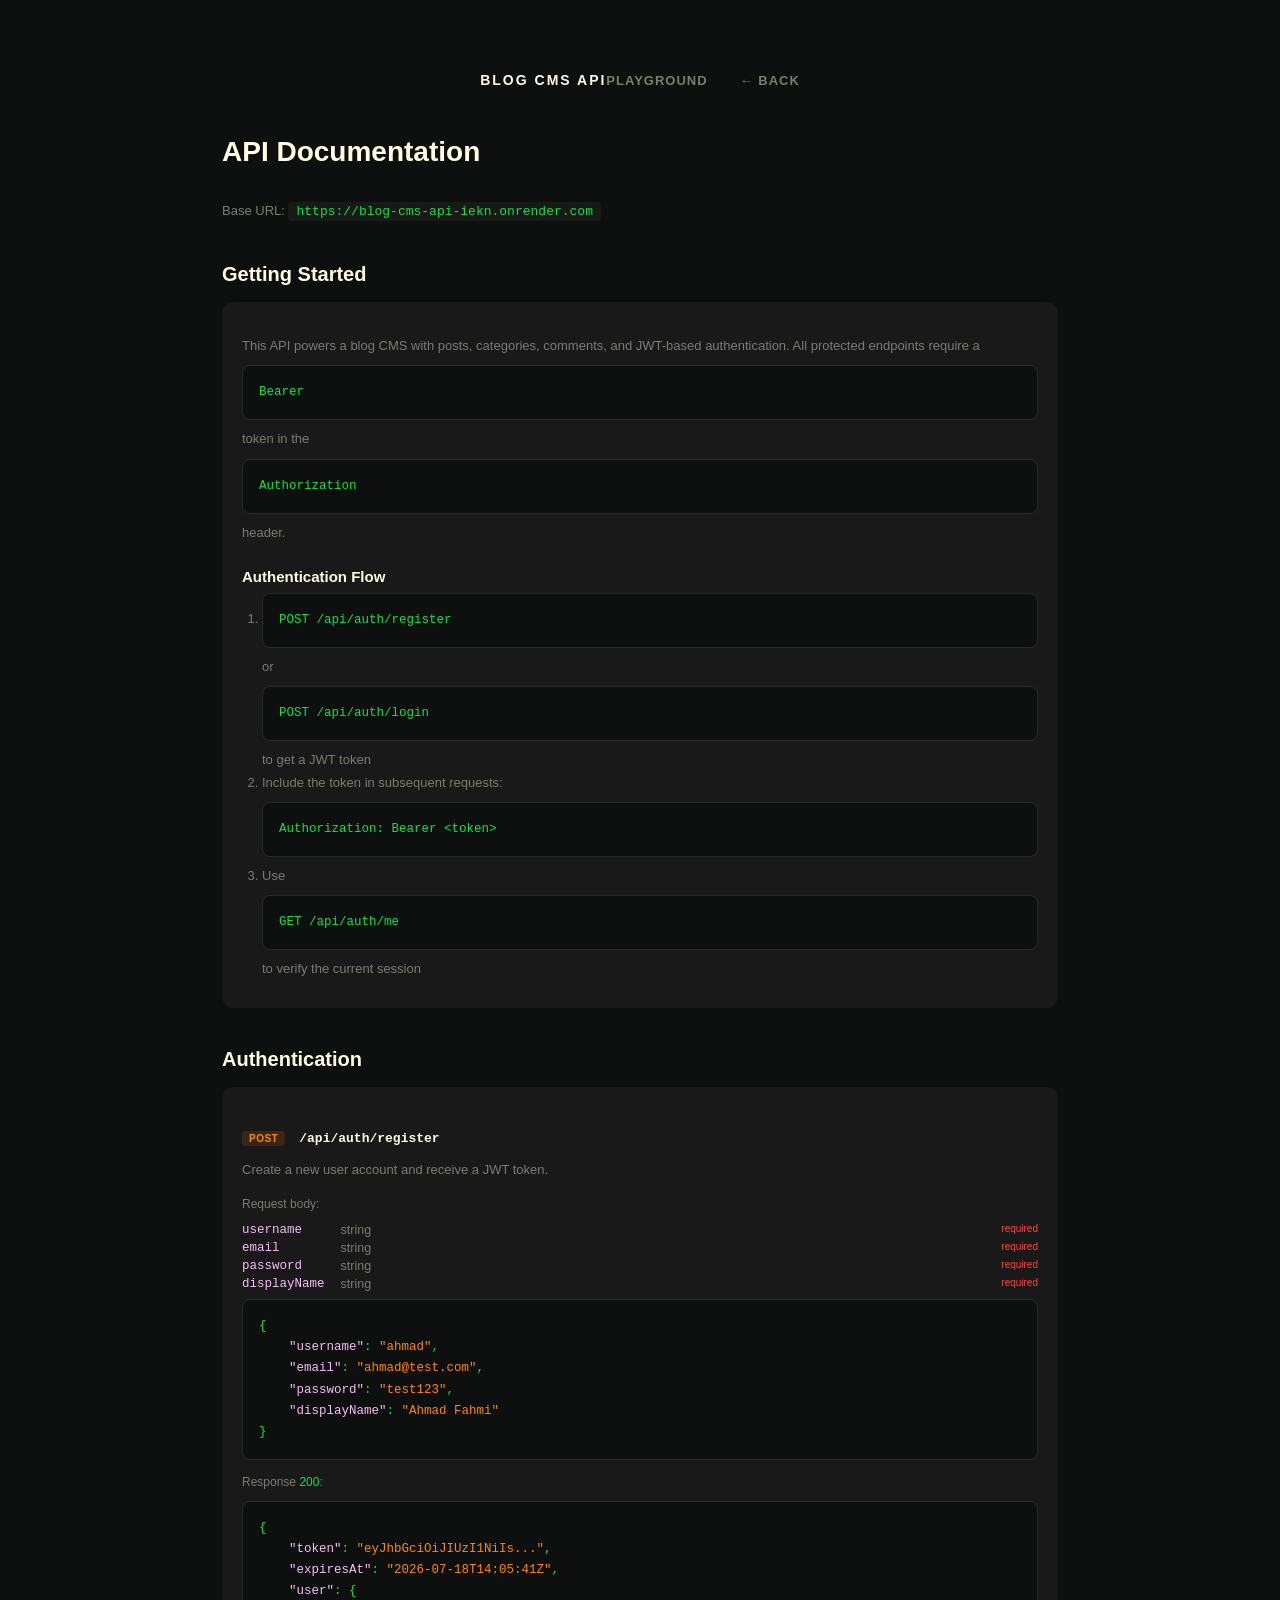
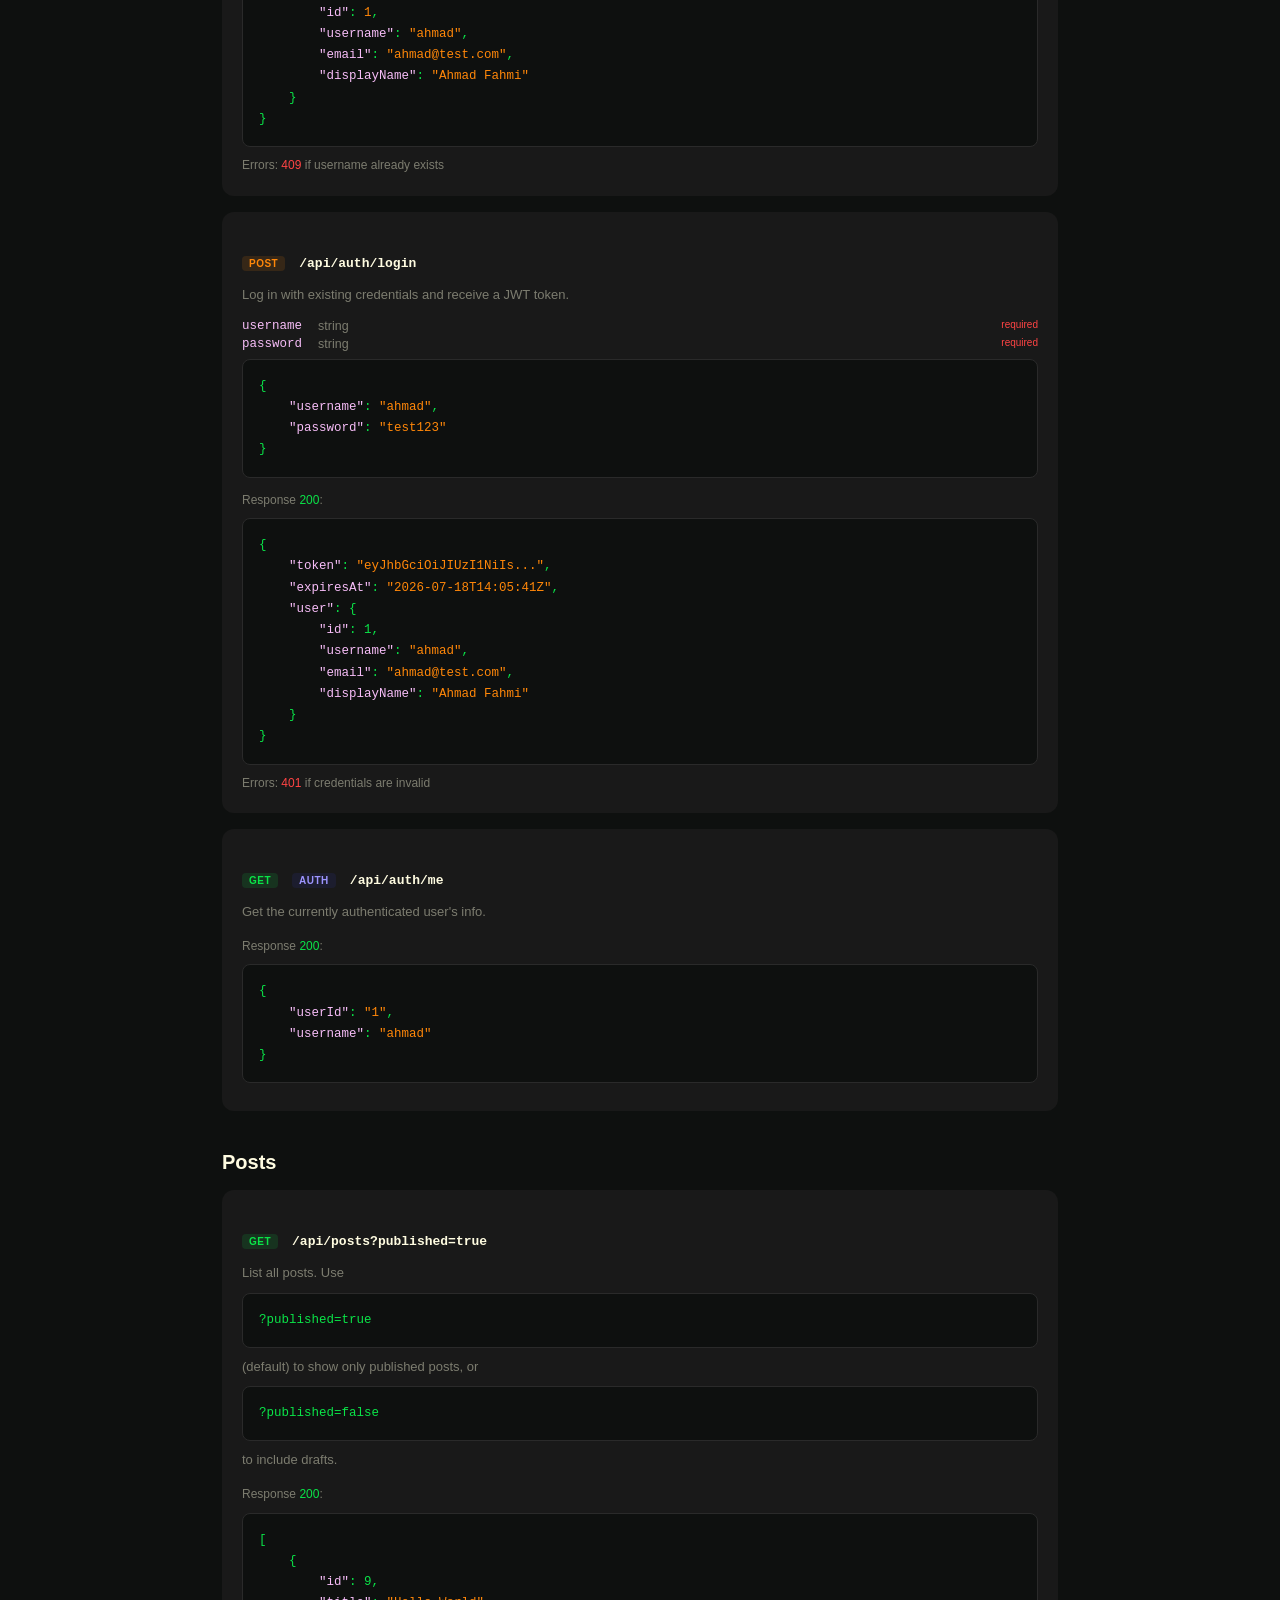
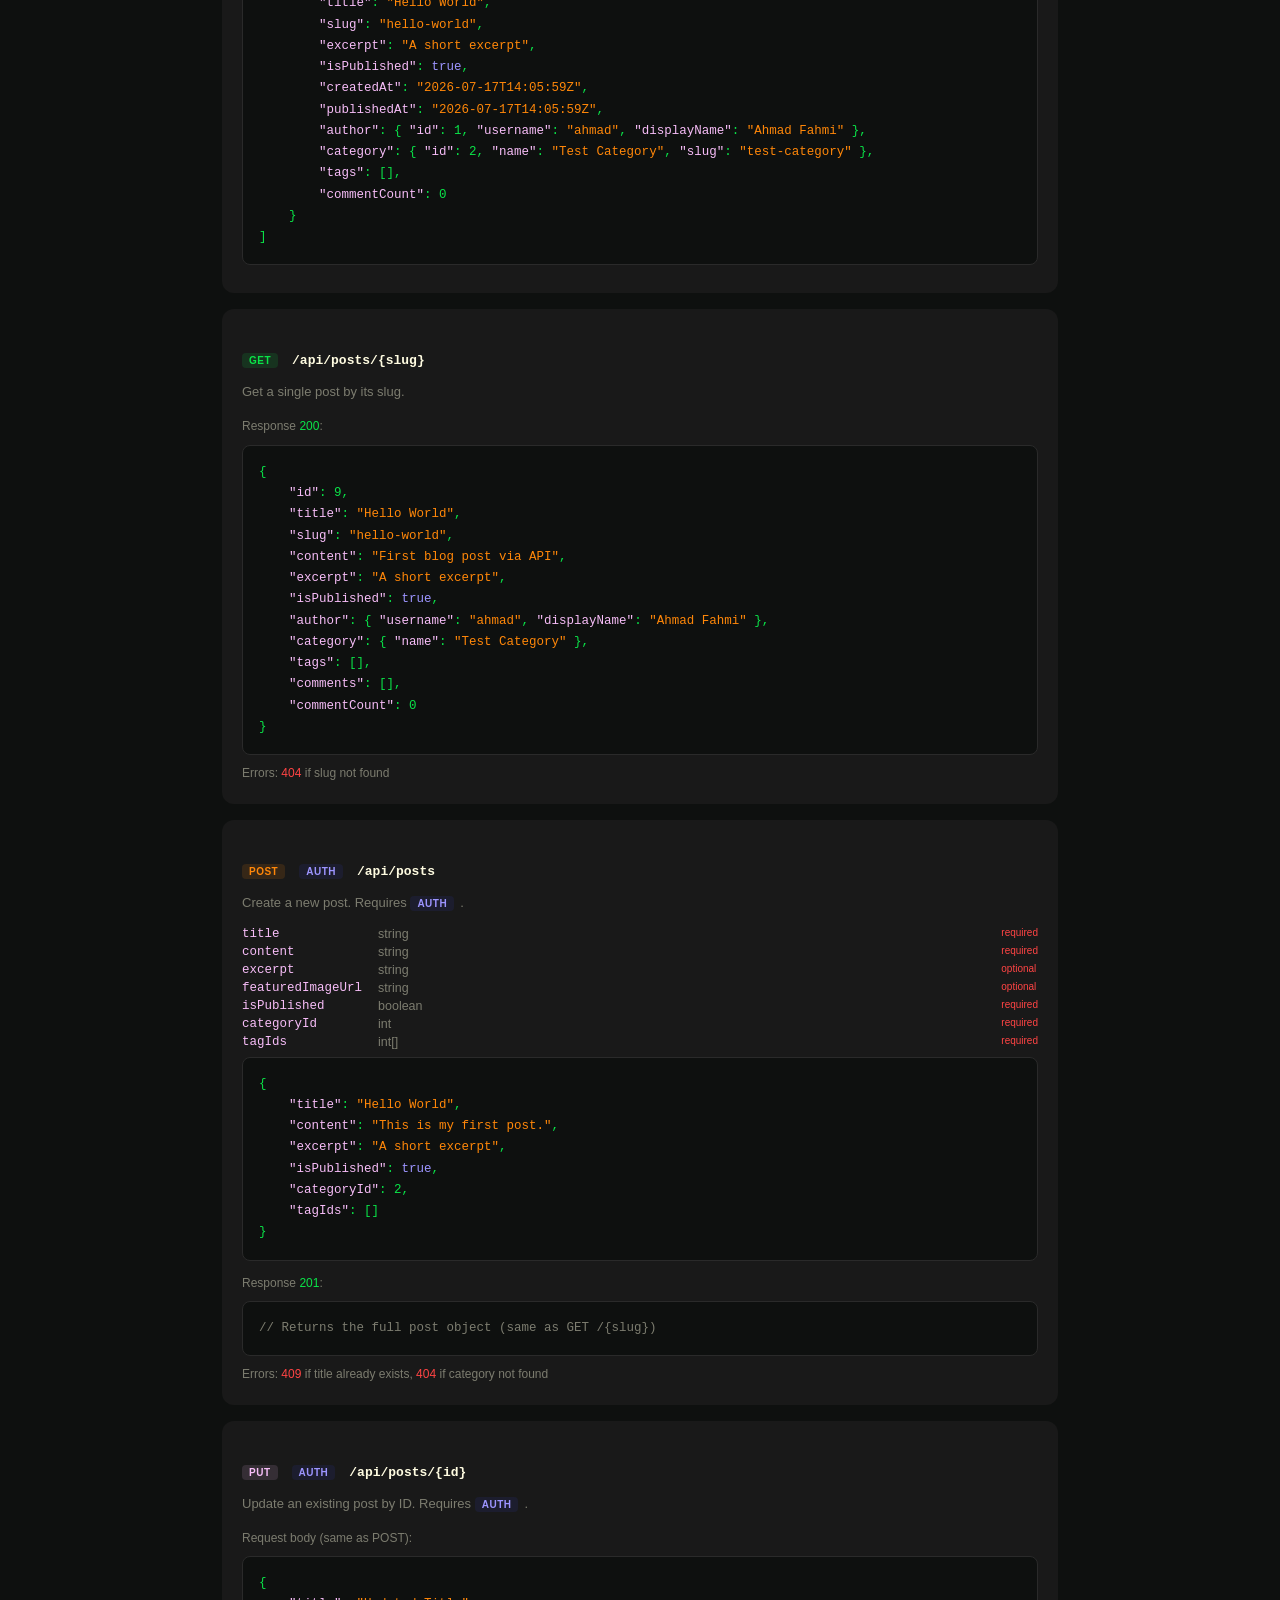
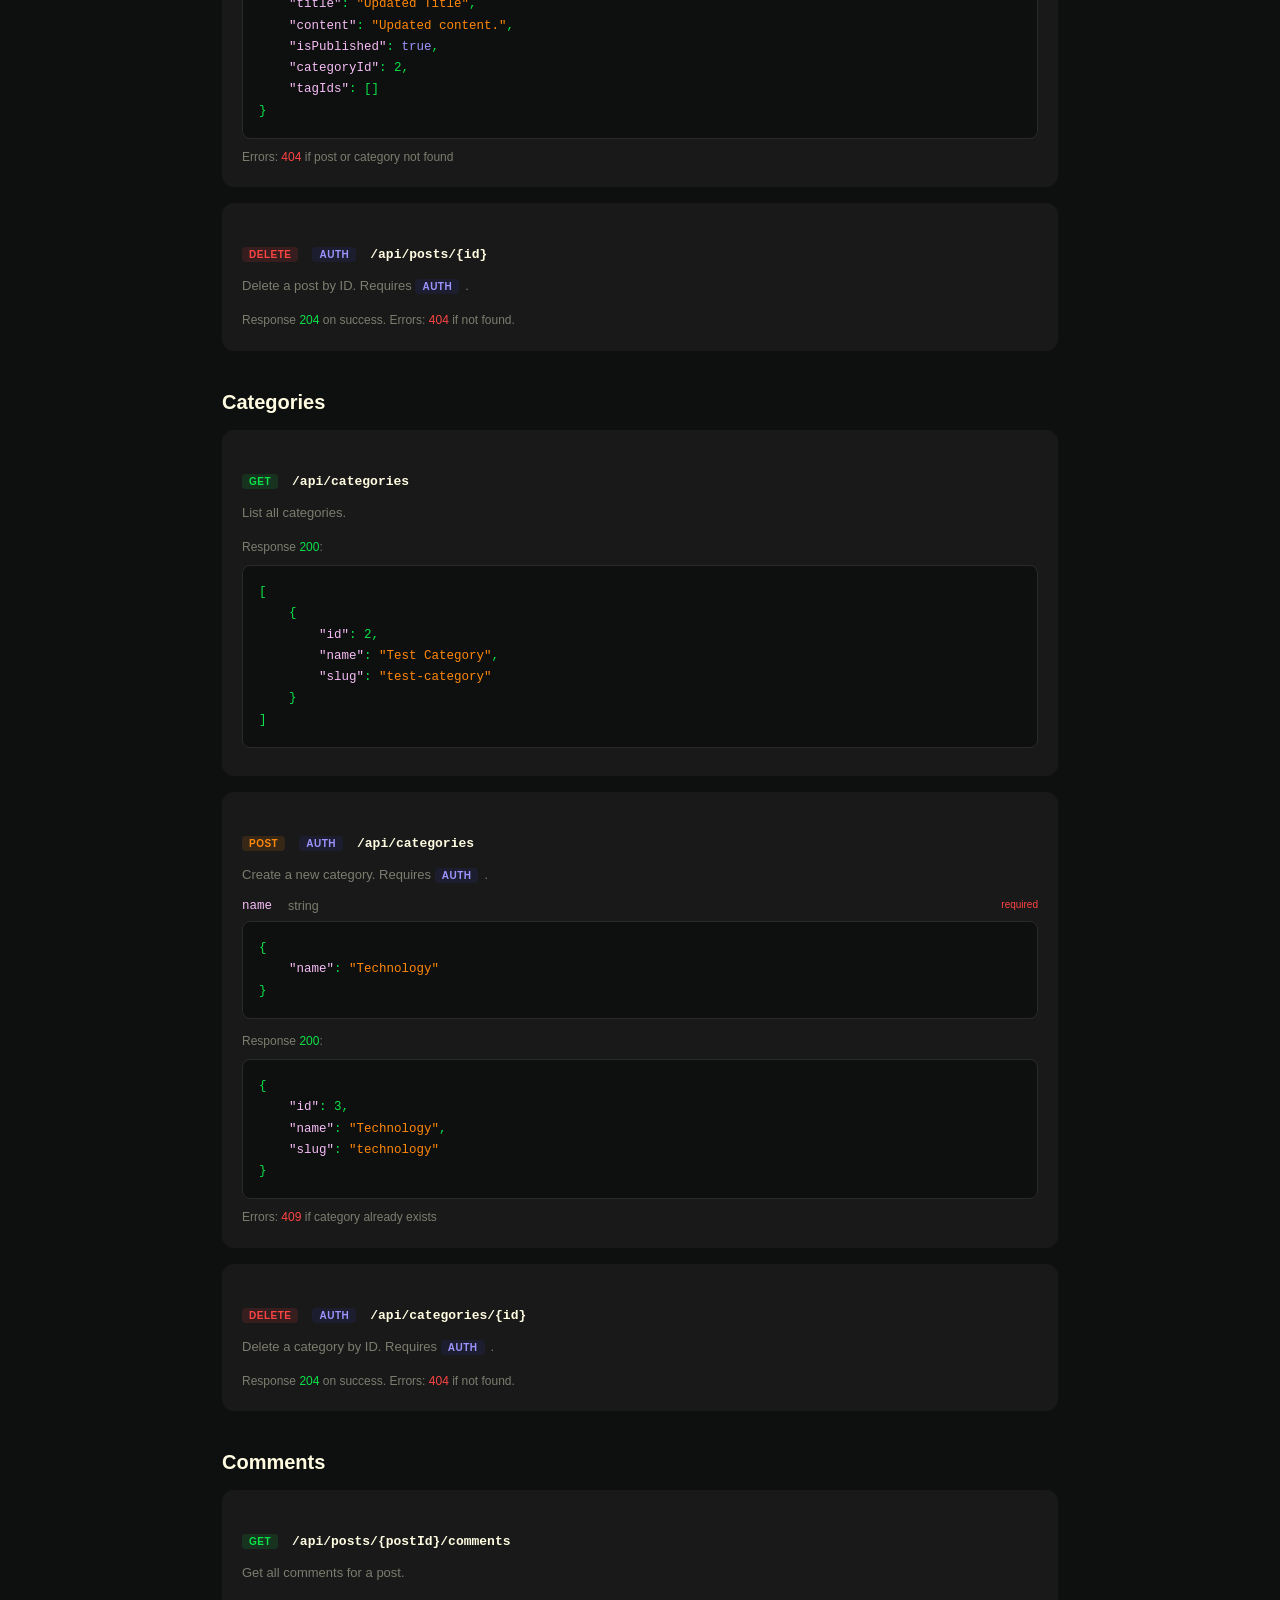
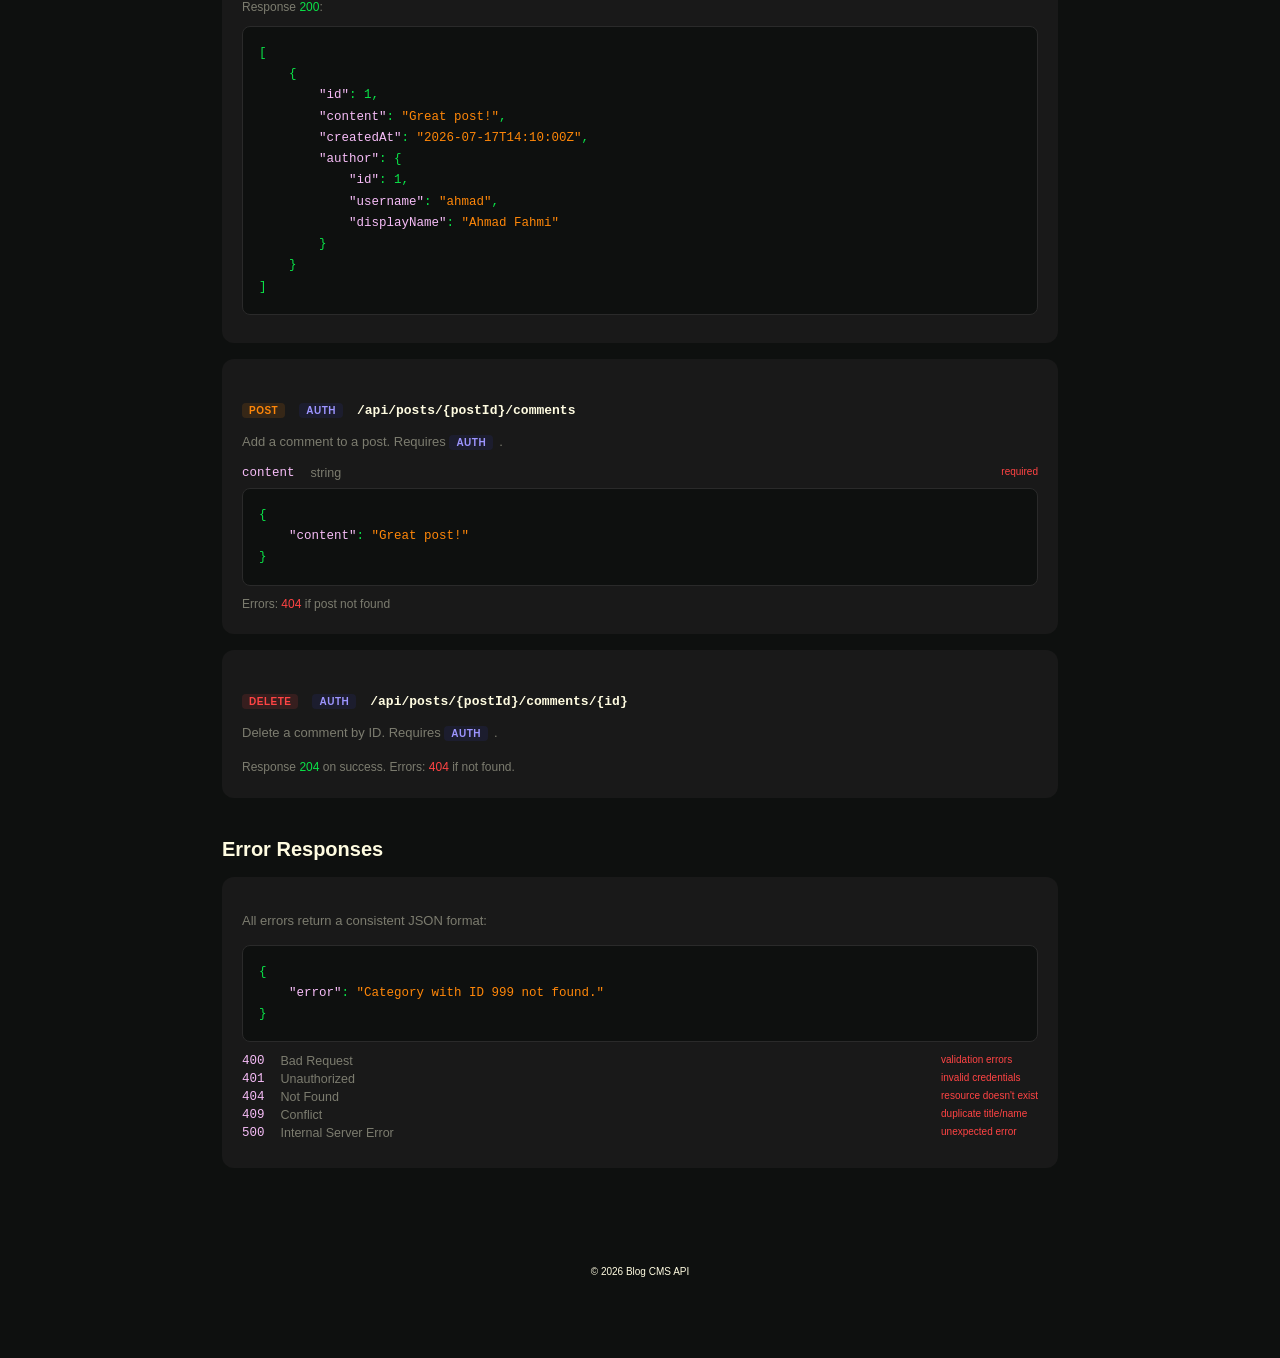
<file: api-docs.html>
<!DOCTYPE html>
<html lang="en">
<head>
    <meta charset="UTF-8" />
    <meta name="viewport" content="width=device-width, initial-scale=1.0" />
    <title>Blog CMS API Docs</title>
    <link rel="stylesheet" href="style.css" />
    <style>
        body { display:flex; flex-direction:column; min-height:100vh; overflow:auto; }
        .docs { max-width:900px; width:100%; margin:0 auto; padding:0 2rem 3rem; }
        .docs h2 { color:#fffce1; font-size:20px; margin:2.5rem 0 1rem; }
        .docs h3 { color:#fffce1; font-size:15px; margin:1.5rem 0 0.5rem; display:flex; align-items:center; gap:0.5rem; }
        .docs p, .docs li { color:#7c7c6f; font-size:13px; line-height:1.7; }
        .docs ul { padding-left:1.25rem; margin:0.5rem 0; }
        .docs a { color:#0ae448; }
        .doc-card { background:#191919; border-radius:12px; padding:1.25rem; margin-bottom:1rem; }
        .doc-card code, .doc-code { display:block; background:#0e100f; border:1px solid #2a2a2a; border-radius:8px; padding:1rem; font-size:12.5px; line-height:1.7; white-space:pre; overflow-x:auto; font-family:"Courier New",monospace; color:#0ae448; margin:0.5rem 0; }
        .doc-code .cmt { color:#7c7c6f; }
        .doc-code .key { color:#f7bdf8; }
        .doc-code .str { color:#ff8709; }
        .doc-code .bool { color:#9d95ff; }
        .badge { font-size:10px; font-weight:700; padding:2px 7px; border-radius:4px; text-transform:uppercase; letter-spacing:0.5px; margin-right:6px; }
        .badge.get { background:#0ae44820; color:#0ae448; }
        .badge.post { background:#ff870920; color:#ff8709; }
        .badge.put { background:#f7bdf820; color:#f7bdf8; }
        .badge.delete { background:#ff444420; color:#ff4444; }
        .badge.auth { background:#2f3cc020; color:#9d95ff; }
        .ep-row { display:flex; align-items:center; gap:0.5rem; margin:0.25rem 0; }
        .ep-path { font-family:"Courier New",monospace; color:#fffce1; font-size:13px; }
        .ep-desc { color:#7c7c6f; font-size:12px; }
        .field-grid { display:grid; grid-template-columns:auto 1fr auto; gap:0.25rem 1rem; margin:0.5rem 0; font-size:12.5px; }
        .field-grid .f-name { color:#f7bdf8; font-family:"Courier New",monospace; }
        .field-grid .f-type { color:#7c7c6f; }
        .field-grid .f-req { color:#ff4444; font-size:10px; }
        .doc-header { display:flex; align-items:center; justify-content:space-between; margin-bottom:2rem; padding-top:1.5rem; }
        .nav-docs { display:flex; gap:2rem; }
        .nav-docs a { color:#7c7c6f; text-decoration:none; font-size:13px; font-weight:600; text-transform:uppercase; letter-spacing:1px; transition:color 0.2s; }
        .nav-docs a:hover { color:#fffce1; }
    </style>
</head>
<body>

    <nav class="nav" style="flex-shrink:0;">
        <span class="nav-logo">blog cms api</span>
        <div class="nav-links">
            <a href="api-playground.html" class="nav-link">playground</a>
            <a href="index.html" class="nav-link">&larr; back</a>
        </div>
    </nav>

    <main class="docs">

        <div class="doc-header">
            <h1 style="color:#fffce1;font-size:28px;margin:0;">API Documentation</h1>
        </div>

        <p style="color:#7c7c6f;font-size:13px;margin:0 0 2rem;">
            Base URL: <code style="color:#0ae448;background:#191919;padding:2px 8px;border-radius:4px;">https://blog-cms-api-iekn.onrender.com</code>
        </p>

        <!-- ── Getting Started ── -->
        <h2>Getting Started</h2>
        <div class="doc-card">
            <p>This API powers a blog CMS with posts, categories, comments, and JWT-based authentication. All protected endpoints require a <code style="color:#0ae448;">Bearer</code> token in the <code style="color:#0ae448;">Authorization</code> header.</p>

            <h3>Authentication Flow</h3>
            <ol style="color:#7c7c6f;font-size:13px;line-height:2;padding-left:1.25rem;margin:0.5rem 0;">
                <li><code style="color:#0ae448;">POST /api/auth/register</code> or <code style="color:#0ae448;">POST /api/auth/login</code> to get a JWT token</li>
                <li>Include the token in subsequent requests: <code style="color:#0ae448;">Authorization: Bearer &lt;token&gt;</code></li>
                <li>Use <code style="color:#0ae448;">GET /api/auth/me</code> to verify the current session</li>
            </ol>
        </div>

        <!-- ── Auth ── -->
        <h2>Authentication</h2>

        <div class="doc-card">
            <h3><span class="badge post">post</span> <span class="ep-path">/api/auth/register</span></h3>
            <p>Create a new user account and receive a JWT token.</p>
            <p style="font-size:12px;color:#7c7c6f;margin-bottom:0.25rem;">Request body:</p>
            <div class="field-grid">
                <span class="f-name">username</span><span class="f-type">string</span><span class="f-req">required</span>
                <span class="f-name">email</span><span class="f-type">string</span><span class="f-req">required</span>
                <span class="f-name">password</span><span class="f-type">string</span><span class="f-req">required</span>
                <span class="f-name">displayName</span><span class="f-type">string</span><span class="f-req">required</span>
            </div>
            <div class="doc-code">{
    <span class="key">"username"</span>: <span class="str">"ahmad"</span>,
    <span class="key">"email"</span>: <span class="str">"ahmad@test.com"</span>,
    <span class="key">"password"</span>: <span class="str">"test123"</span>,
    <span class="key">"displayName"</span>: <span class="str">"Ahmad Fahmi"</span>
}</div>
            <p style="font-size:12px;color:#7c7c6f;margin:0.75rem 0 0.25rem;">Response <span style="color:#0ae448;">200</span>:</p>
            <div class="doc-code">{
    <span class="key">"token"</span>: <span class="str">"eyJhbGciOiJIUzI1NiIs..."</span>,
    <span class="key">"expiresAt"</span>: <span class="str">"2026-07-18T14:05:41Z"</span>,
    <span class="key">"user"</span>: {
        <span class="key">"id"</span>: <span class="str">1</span>,
        <span class="key">"username"</span>: <span class="str">"ahmad"</span>,
        <span class="key">"email"</span>: <span class="str">"ahmad@test.com"</span>,
        <span class="key">"displayName"</span>: <span class="str">"Ahmad Fahmi"</span>
    }
}</div>
            <p style="font-size:12px;color:#7c7c6f;margin:0.5rem 0 0;">Errors: <span style="color:#ff4444;">409</span> if username already exists</p>
        </div>

        <div class="doc-card">
            <h3><span class="badge post">post</span> <span class="ep-path">/api/auth/login</span></h3>
            <p>Log in with existing credentials and receive a JWT token.</p>
            <div class="field-grid">
                <span class="f-name">username</span><span class="f-type">string</span><span class="f-req">required</span>
                <span class="f-name">password</span><span class="f-type">string</span><span class="f-req">required</span>
            </div>
            <div class="doc-code">{
    <span class="key">"username"</span>: <span class="str">"ahmad"</span>,
    <span class="key">"password"</span>: <span class="str">"test123"</span>
}</div>
            <p style="font-size:12px;color:#7c7c6f;margin:0.75rem 0 0.25rem;">Response <span style="color:#0ae448;">200</span>:</p>
            <div class="doc-code">{
    <span class="key">"token"</span>: <span class="str">"eyJhbGciOiJIUzI1NiIs..."</span>,
    <span class="key">"expiresAt"</span>: <span class="str">"2026-07-18T14:05:41Z"</span>,
    <span class="key">"user"</span>: {
        <span class="key">"id"</span>: 1,
        <span class="key">"username"</span>: <span class="str">"ahmad"</span>,
        <span class="key">"email"</span>: <span class="str">"ahmad@test.com"</span>,
        <span class="key">"displayName"</span>: <span class="str">"Ahmad Fahmi"</span>
    }
}</div>
            <p style="font-size:12px;color:#7c7c6f;margin:0.5rem 0 0;">Errors: <span style="color:#ff4444;">401</span> if credentials are invalid</p>
        </div>

        <div class="doc-card">
            <h3><span class="badge get">get</span> <span class="badge auth">auth</span> <span class="ep-path">/api/auth/me</span></h3>
            <p>Get the currently authenticated user's info.</p>
            <p style="font-size:12px;color:#7c7c6f;margin:0.5rem 0 0.25rem;">Response <span style="color:#0ae448;">200</span>:</p>
            <div class="doc-code">{
    <span class="key">"userId"</span>: <span class="str">"1"</span>,
    <span class="key">"username"</span>: <span class="str">"ahmad"</span>
}</div>
        </div>

        <!-- ── Posts ── -->
        <h2>Posts</h2>

        <div class="doc-card">
            <h3><span class="badge get">get</span> <span class="ep-path">/api/posts?published=true</span></h3>
            <p>List all posts. Use <code style="color:#0ae448;">?published=true</code> (default) to show only published posts, or <code style="color:#0ae448;">?published=false</code> to include drafts.</p>
            <p style="font-size:12px;color:#7c7c6f;margin:0.5rem 0 0.25rem;">Response <span style="color:#0ae448;">200</span>:</p>
            <div class="doc-code">[
    {
        <span class="key">"id"</span>: 9,
        <span class="key">"title"</span>: <span class="str">"Hello World"</span>,
        <span class="key">"slug"</span>: <span class="str">"hello-world"</span>,
        <span class="key">"excerpt"</span>: <span class="str">"A short excerpt"</span>,
        <span class="key">"isPublished"</span>: <span class="bool">true</span>,
        <span class="key">"createdAt"</span>: <span class="str">"2026-07-17T14:05:59Z"</span>,
        <span class="key">"publishedAt"</span>: <span class="str">"2026-07-17T14:05:59Z"</span>,
        <span class="key">"author"</span>: { <span class="key">"id"</span>: 1, <span class="key">"username"</span>: <span class="str">"ahmad"</span>, <span class="key">"displayName"</span>: <span class="str">"Ahmad Fahmi"</span> },
        <span class="key">"category"</span>: { <span class="key">"id"</span>: 2, <span class="key">"name"</span>: <span class="str">"Test Category"</span>, <span class="key">"slug"</span>: <span class="str">"test-category"</span> },
        <span class="key">"tags"</span>: [],
        <span class="key">"commentCount"</span>: 0
    }
]</div>
        </div>

        <div class="doc-card">
            <h3><span class="badge get">get</span> <span class="ep-path">/api/posts/{slug}</span></h3>
            <p>Get a single post by its slug.</p>
            <p style="font-size:12px;color:#7c7c6f;margin:0.5rem 0 0.25rem;">Response <span style="color:#0ae448;">200</span>:</p>
            <div class="doc-code">{
    <span class="key">"id"</span>: 9,
    <span class="key">"title"</span>: <span class="str">"Hello World"</span>,
    <span class="key">"slug"</span>: <span class="str">"hello-world"</span>,
    <span class="key">"content"</span>: <span class="str">"First blog post via API"</span>,
    <span class="key">"excerpt"</span>: <span class="str">"A short excerpt"</span>,
    <span class="key">"isPublished"</span>: <span class="bool">true</span>,
    <span class="key">"author"</span>: { <span class="key">"username"</span>: <span class="str">"ahmad"</span>, <span class="key">"displayName"</span>: <span class="str">"Ahmad Fahmi"</span> },
    <span class="key">"category"</span>: { <span class="key">"name"</span>: <span class="str">"Test Category"</span> },
    <span class="key">"tags"</span>: [],
    <span class="key">"comments"</span>: [],
    <span class="key">"commentCount"</span>: 0
}</div>
            <p style="font-size:12px;color:#7c7c6f;margin:0.5rem 0 0;">Errors: <span style="color:#ff4444;">404</span> if slug not found</p>
        </div>

        <div class="doc-card">
            <h3><span class="badge post">post</span> <span class="badge auth">auth</span> <span class="ep-path">/api/posts</span></h3>
            <p>Create a new post. Requires <span class="badge auth">auth</span>.</p>
            <div class="field-grid">
                <span class="f-name">title</span><span class="f-type">string</span><span class="f-req">required</span>
                <span class="f-name">content</span><span class="f-type">string</span><span class="f-req">required</span>
                <span class="f-name">excerpt</span><span class="f-type">string</span><span class="f-req">optional</span>
                <span class="f-name">featuredImageUrl</span><span class="f-type">string</span><span class="f-req">optional</span>
                <span class="f-name">isPublished</span><span class="f-type">boolean</span><span class="f-req">required</span>
                <span class="f-name">categoryId</span><span class="f-type">int</span><span class="f-req">required</span>
                <span class="f-name">tagIds</span><span class="f-type">int[]</span><span class="f-req">required</span>
            </div>
            <div class="doc-code">{
    <span class="key">"title"</span>: <span class="str">"Hello World"</span>,
    <span class="key">"content"</span>: <span class="str">"This is my first post."</span>,
    <span class="key">"excerpt"</span>: <span class="str">"A short excerpt"</span>,
    <span class="key">"isPublished"</span>: <span class="bool">true</span>,
    <span class="key">"categoryId"</span>: 2,
    <span class="key">"tagIds"</span>: []
}</div>
            <p style="font-size:12px;color:#7c7c6f;margin:0.75rem 0 0.25rem;">Response <span style="color:#0ae448;">201</span>:</p>
            <div class="doc-code"><span class="cmt">// Returns the full post object (same as GET /{slug})</span></div>
            <p style="font-size:12px;color:#7c7c6f;margin:0.5rem 0 0;">Errors: <span style="color:#ff4444;">409</span> if title already exists, <span style="color:#ff4444;">404</span> if category not found</p>
        </div>

        <div class="doc-card">
            <h3><span class="badge put">put</span> <span class="badge auth">auth</span> <span class="ep-path">/api/posts/{id}</span></h3>
            <p>Update an existing post by ID. Requires <span class="badge auth">auth</span>.</p>
            <p style="font-size:12px;color:#7c7c6f;margin:0.5rem 0 0.25rem;">Request body (same as POST):</p>
            <div class="doc-code">{
    <span class="key">"title"</span>: <span class="str">"Updated Title"</span>,
    <span class="key">"content"</span>: <span class="str">"Updated content."</span>,
    <span class="key">"isPublished"</span>: <span class="bool">true</span>,
    <span class="key">"categoryId"</span>: 2,
    <span class="key">"tagIds"</span>: []
}</div>
            <p style="font-size:12px;color:#7c7c6f;margin:0.5rem 0 0;">Errors: <span style="color:#ff4444;">404</span> if post or category not found</p>
        </div>

        <div class="doc-card">
            <h3><span class="badge delete">delete</span> <span class="badge auth">auth</span> <span class="ep-path">/api/posts/{id}</span></h3>
            <p>Delete a post by ID. Requires <span class="badge auth">auth</span>.</p>
            <p style="font-size:12px;color:#7c7c6f;margin:0.5rem 0 0;">Response <span style="color:#0ae448;">204</span> on success. Errors: <span style="color:#ff4444;">404</span> if not found.</p>
        </div>

        <!-- ── Categories ── -->
        <h2>Categories</h2>

        <div class="doc-card">
            <h3><span class="badge get">get</span> <span class="ep-path">/api/categories</span></h3>
            <p>List all categories.</p>
            <p style="font-size:12px;color:#7c7c6f;margin:0.5rem 0 0.25rem;">Response <span style="color:#0ae448;">200</span>:</p>
            <div class="doc-code">[
    {
        <span class="key">"id"</span>: 2,
        <span class="key">"name"</span>: <span class="str">"Test Category"</span>,
        <span class="key">"slug"</span>: <span class="str">"test-category"</span>
    }
]</div>
        </div>

        <div class="doc-card">
            <h3><span class="badge post">post</span> <span class="badge auth">auth</span> <span class="ep-path">/api/categories</span></h3>
            <p>Create a new category. Requires <span class="badge auth">auth</span>.</p>
            <div class="field-grid">
                <span class="f-name">name</span><span class="f-type">string</span><span class="f-req">required</span>
            </div>
            <div class="doc-code">{
    <span class="key">"name"</span>: <span class="str">"Technology"</span>
}</div>
            <p style="font-size:12px;color:#7c7c6f;margin:0.75rem 0 0.25rem;">Response <span style="color:#0ae448;">200</span>:</p>
            <div class="doc-code">{
    <span class="key">"id"</span>: 3,
    <span class="key">"name"</span>: <span class="str">"Technology"</span>,
    <span class="key">"slug"</span>: <span class="str">"technology"</span>
}</div>
            <p style="font-size:12px;color:#7c7c6f;margin:0.5rem 0 0;">Errors: <span style="color:#ff4444;">409</span> if category already exists</p>
        </div>

        <div class="doc-card">
            <h3><span class="badge delete">delete</span> <span class="badge auth">auth</span> <span class="ep-path">/api/categories/{id}</span></h3>
            <p>Delete a category by ID. Requires <span class="badge auth">auth</span>.</p>
            <p style="font-size:12px;color:#7c7c6f;margin:0.5rem 0 0;">Response <span style="color:#0ae448;">204</span> on success. Errors: <span style="color:#ff4444;">404</span> if not found.</p>
        </div>

        <!-- ── Comments ── -->
        <h2>Comments</h2>

        <div class="doc-card">
            <h3><span class="badge get">get</span> <span class="ep-path">/api/posts/{postId}/comments</span></h3>
            <p>Get all comments for a post.</p>
            <p style="font-size:12px;color:#7c7c6f;margin:0.5rem 0 0.25rem;">Response <span style="color:#0ae448;">200</span>:</p>
            <div class="doc-code">[
    {
        <span class="key">"id"</span>: 1,
        <span class="key">"content"</span>: <span class="str">"Great post!"</span>,
        <span class="key">"createdAt"</span>: <span class="str">"2026-07-17T14:10:00Z"</span>,
        <span class="key">"author"</span>: {
            <span class="key">"id"</span>: 1,
            <span class="key">"username"</span>: <span class="str">"ahmad"</span>,
            <span class="key">"displayName"</span>: <span class="str">"Ahmad Fahmi"</span>
        }
    }
]</div>
        </div>

        <div class="doc-card">
            <h3><span class="badge post">post</span> <span class="badge auth">auth</span> <span class="ep-path">/api/posts/{postId}/comments</span></h3>
            <p>Add a comment to a post. Requires <span class="badge auth">auth</span>.</p>
            <div class="field-grid">
                <span class="f-name">content</span><span class="f-type">string</span><span class="f-req">required</span>
            </div>
            <div class="doc-code">{
    <span class="key">"content"</span>: <span class="str">"Great post!"</span>
}</div>
            <p style="font-size:12px;color:#7c7c6f;margin:0.5rem 0 0;">Errors: <span style="color:#ff4444;">404</span> if post not found</p>
        </div>

        <div class="doc-card">
            <h3><span class="badge delete">delete</span> <span class="badge auth">auth</span> <span class="ep-path">/api/posts/{postId}/comments/{id}</span></h3>
            <p>Delete a comment by ID. Requires <span class="badge auth">auth</span>.</p>
            <p style="font-size:12px;color:#7c7c6f;margin:0.5rem 0 0;">Response <span style="color:#0ae448;">204</span> on success. Errors: <span style="color:#ff4444;">404</span> if not found.</p>
        </div>

        <!-- ── Error Responses ── -->
        <h2>Error Responses</h2>
        <div class="doc-card">
            <p>All errors return a consistent JSON format:</p>
            <div class="doc-code">{
    <span class="key">"error"</span>: <span class="str">"Category with ID 999 not found."</span>
}</div>
            <div class="field-grid" style="margin-top:0.75rem;">
                <span class="f-name">400</span><span class="f-type">Bad Request</span><span class="f-req">validation errors</span>
                <span class="f-name">401</span><span class="f-type">Unauthorized</span><span class="f-req">invalid credentials</span>
                <span class="f-name">404</span><span class="f-type">Not Found</span><span class="f-req">resource doesn't exist</span>
                <span class="f-name">409</span><span class="f-type">Conflict</span><span class="f-req">duplicate title/name</span>
                <span class="f-name">500</span><span class="f-type">Internal Server Error</span><span class="f-req">unexpected error</span>
            </div>
        </div>

    </main>

    <footer class="footer" style="flex-shrink:0;">
        <p class="footer-text">&copy; 2026 Blog CMS API</p>
    </footer>

</body>
</html>
</file>
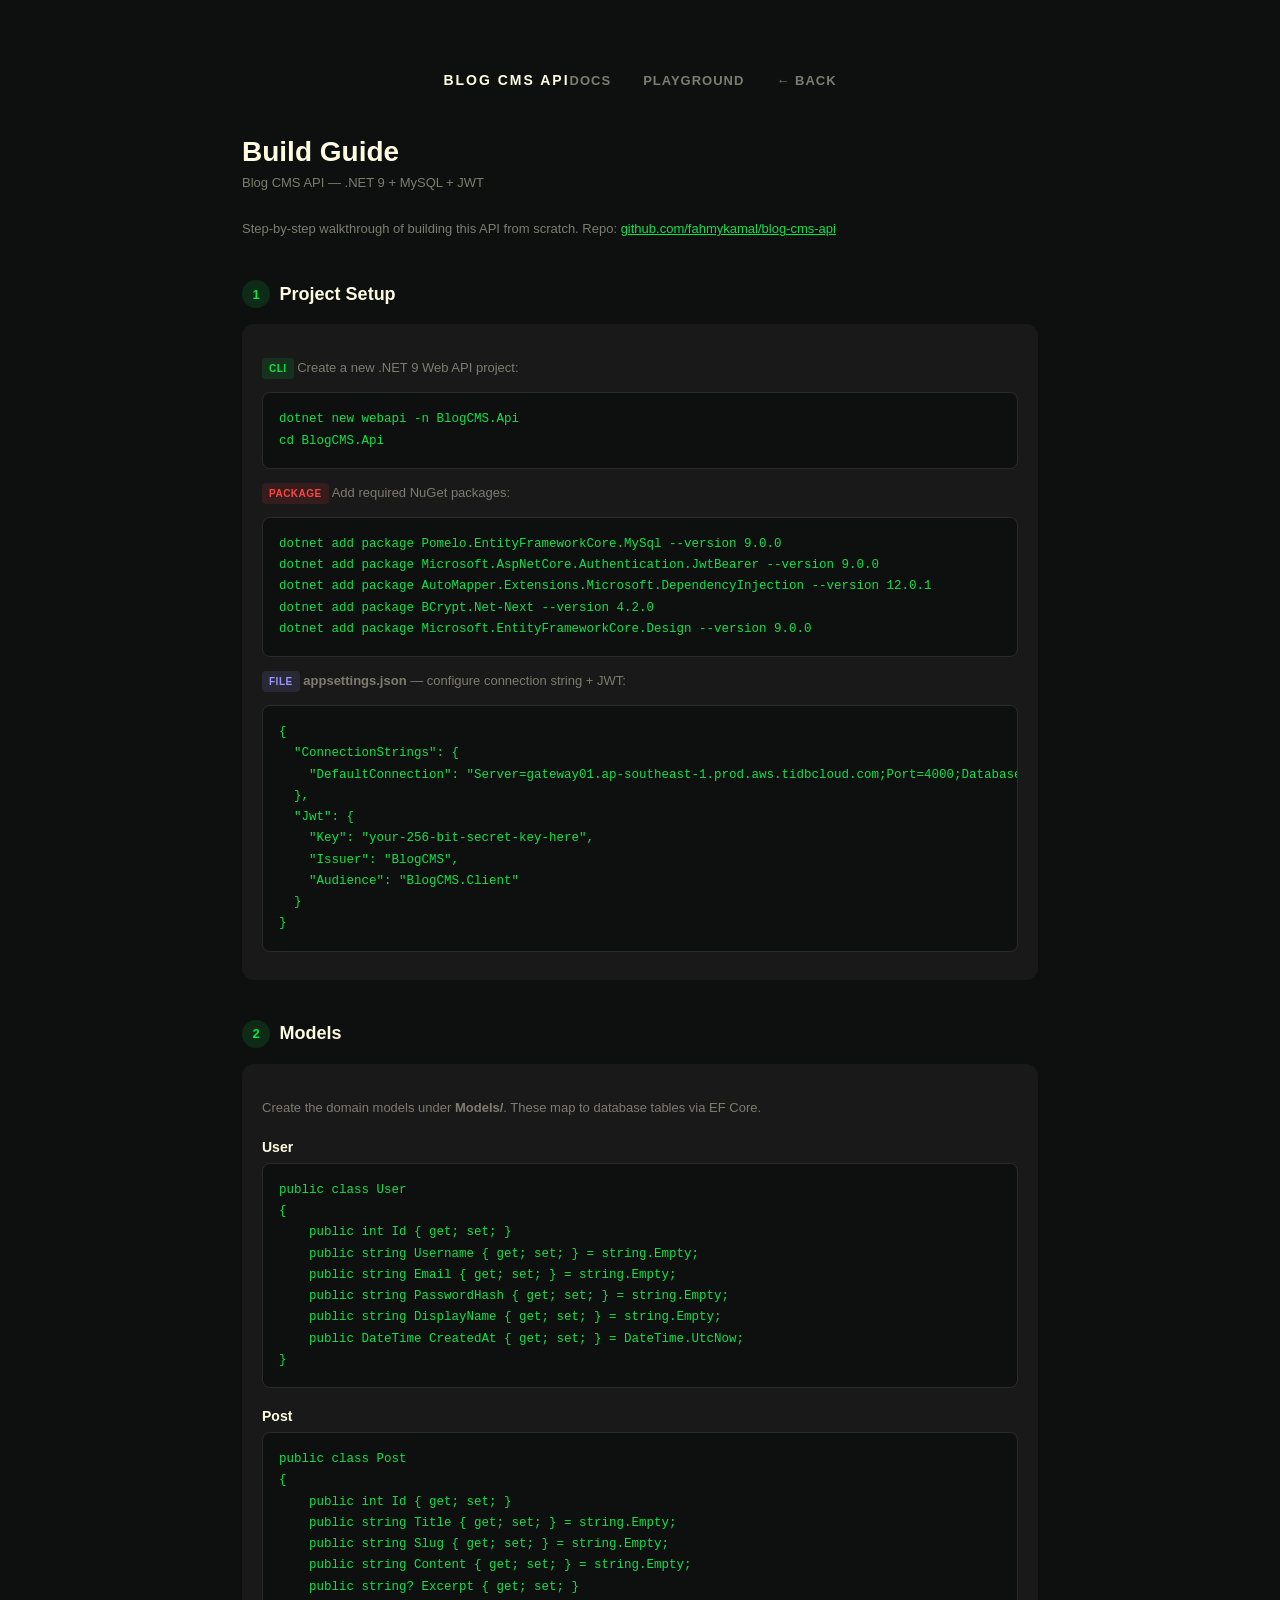
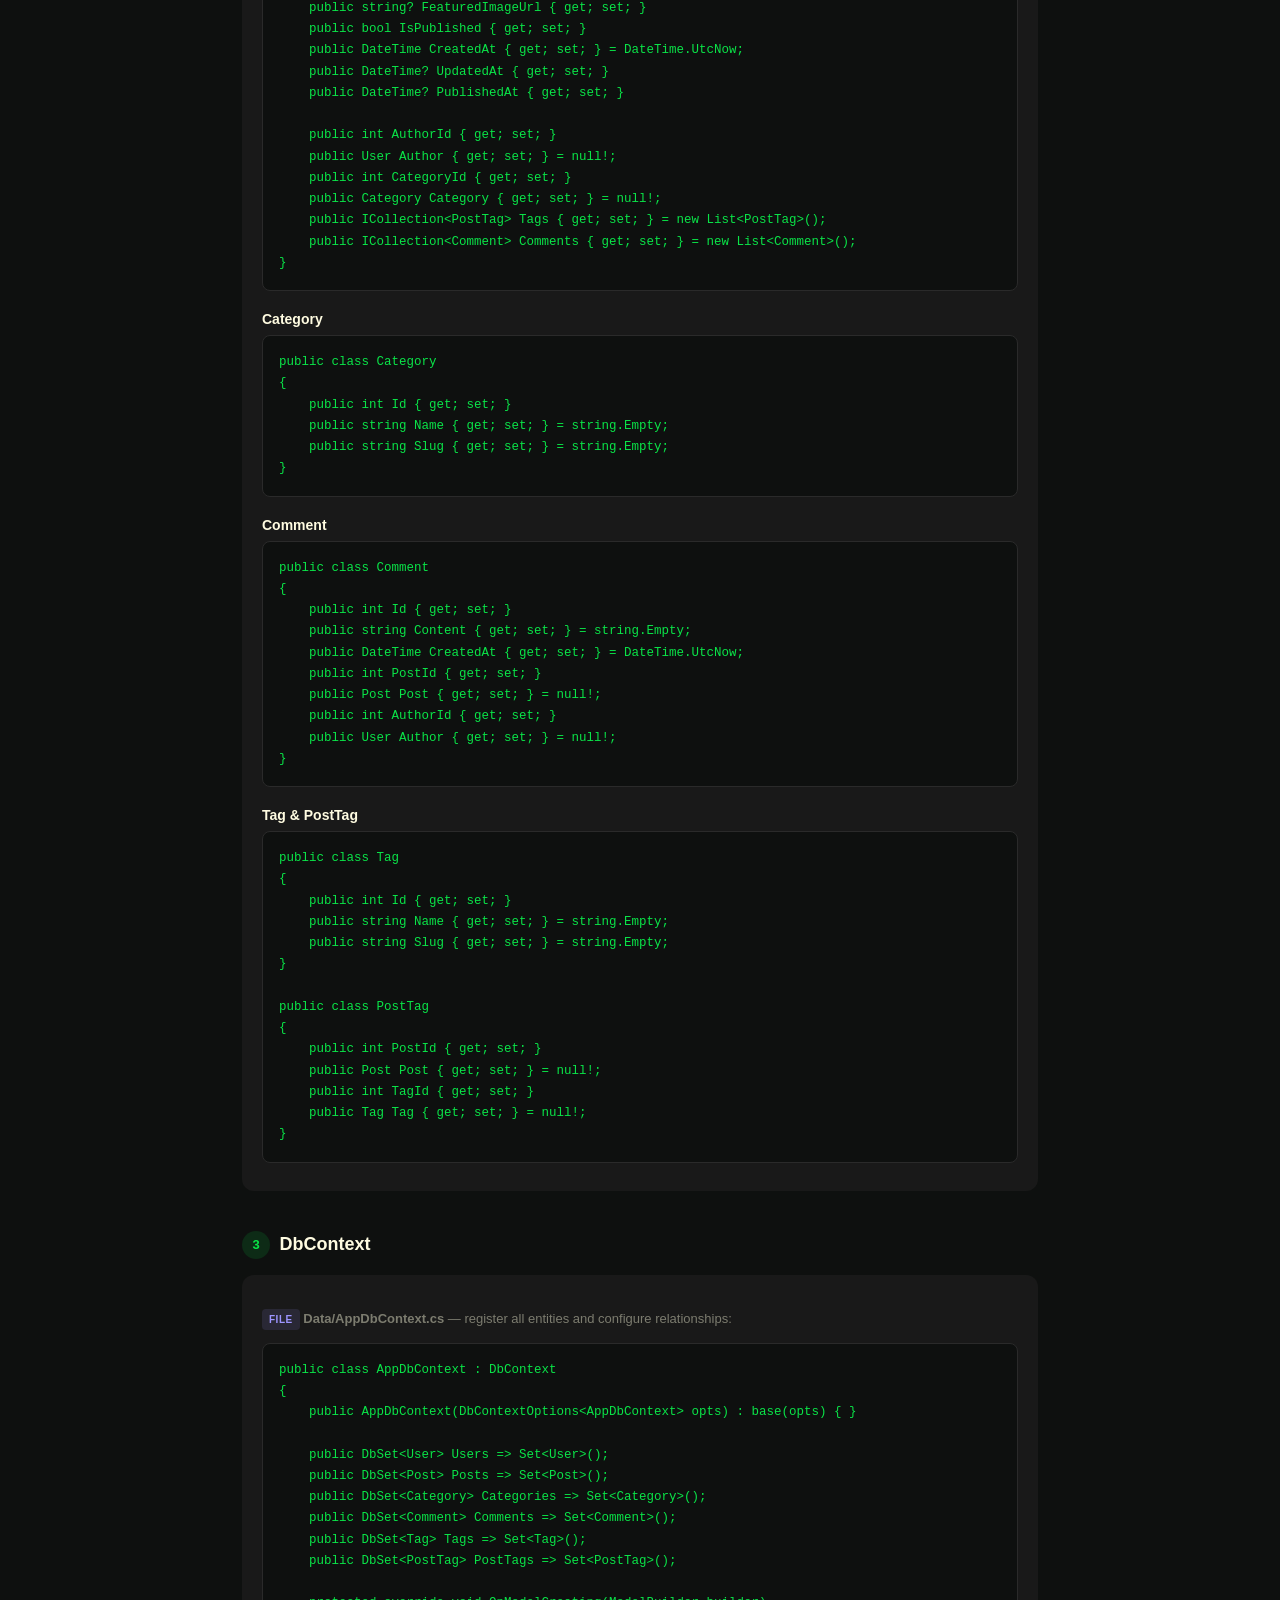
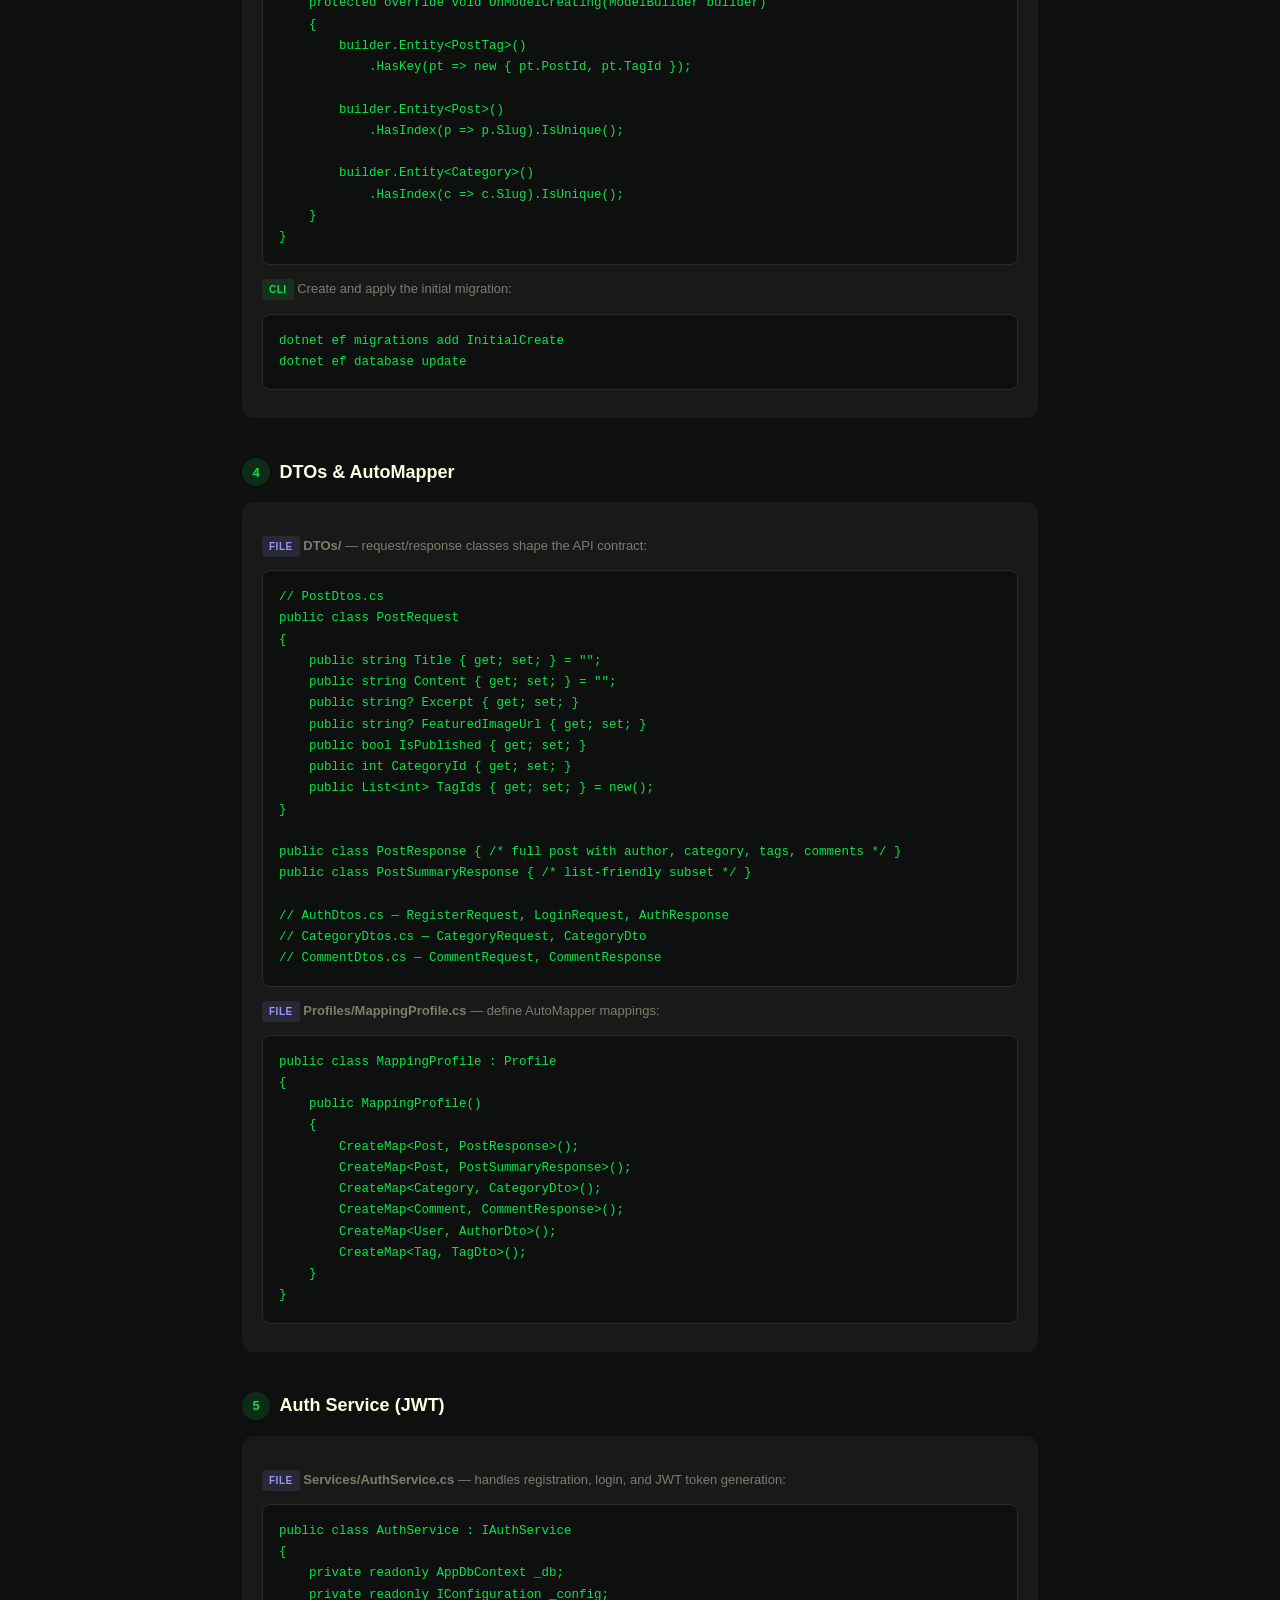
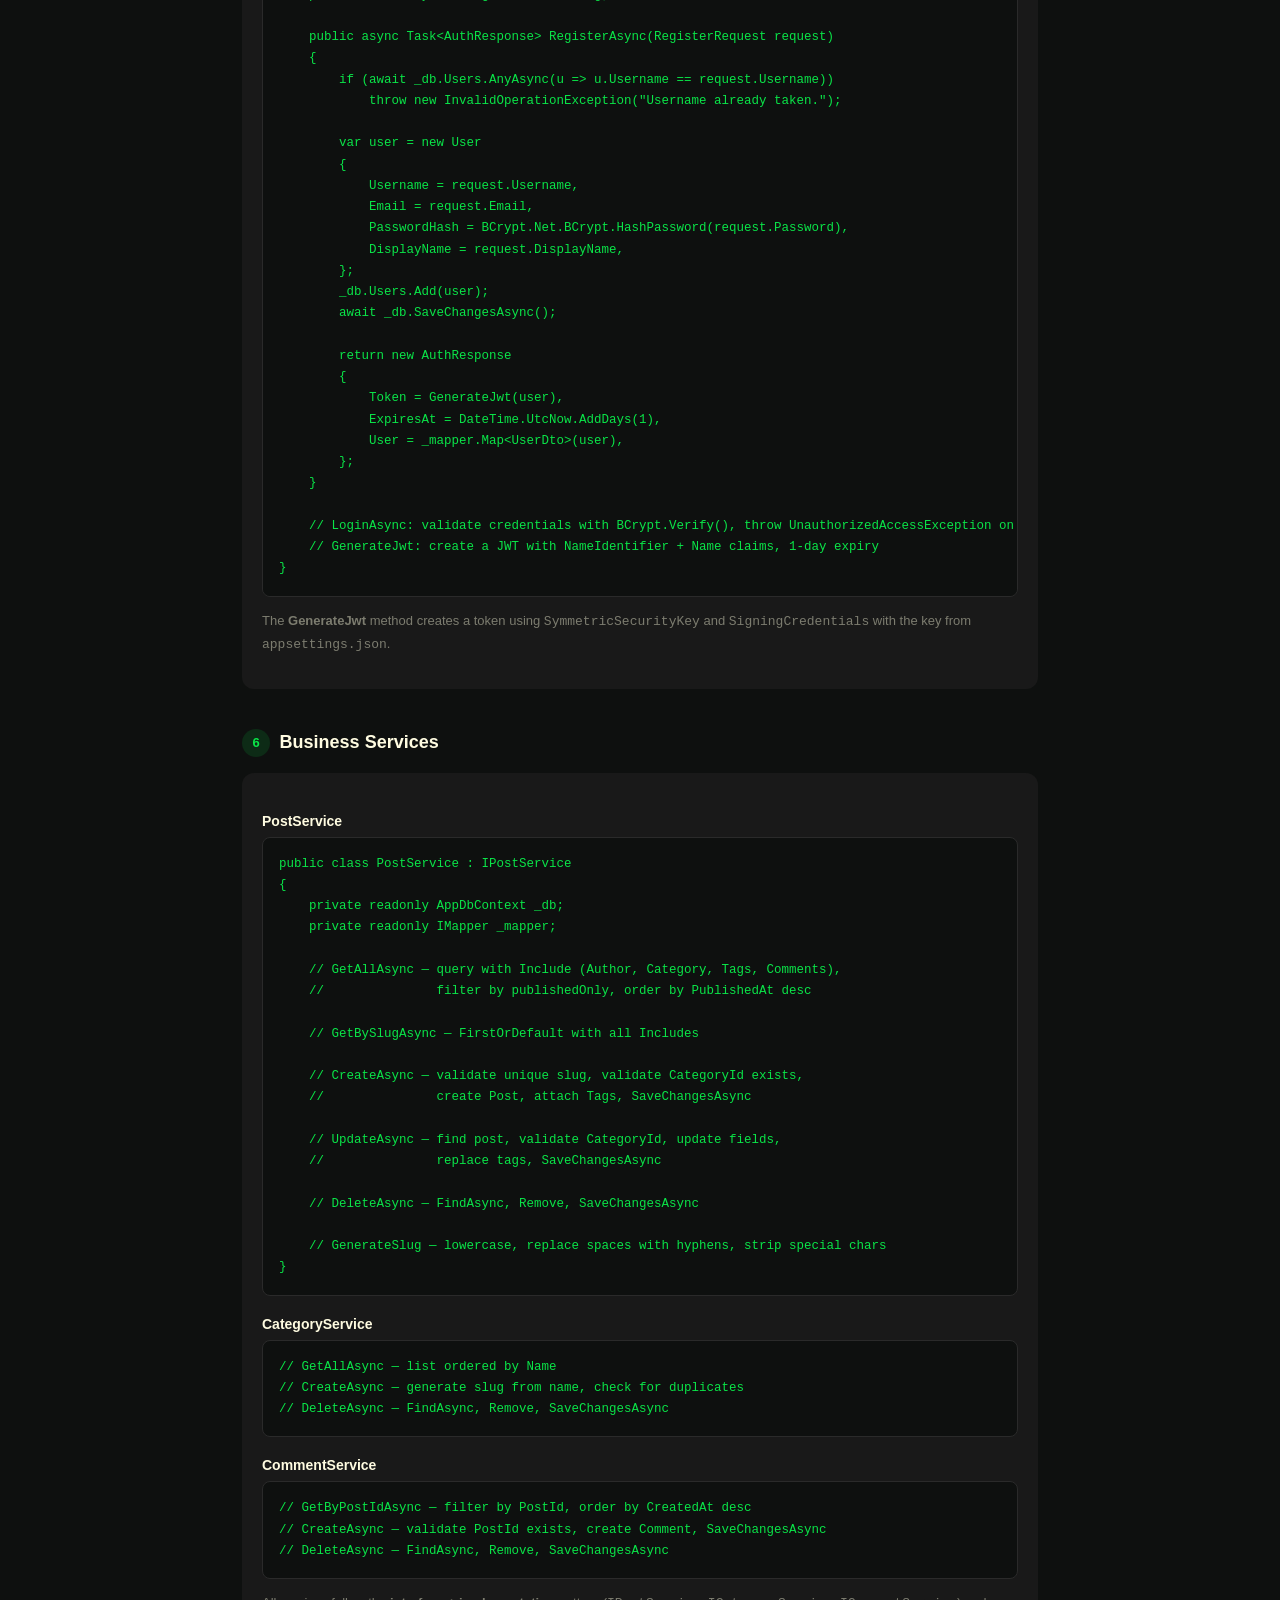
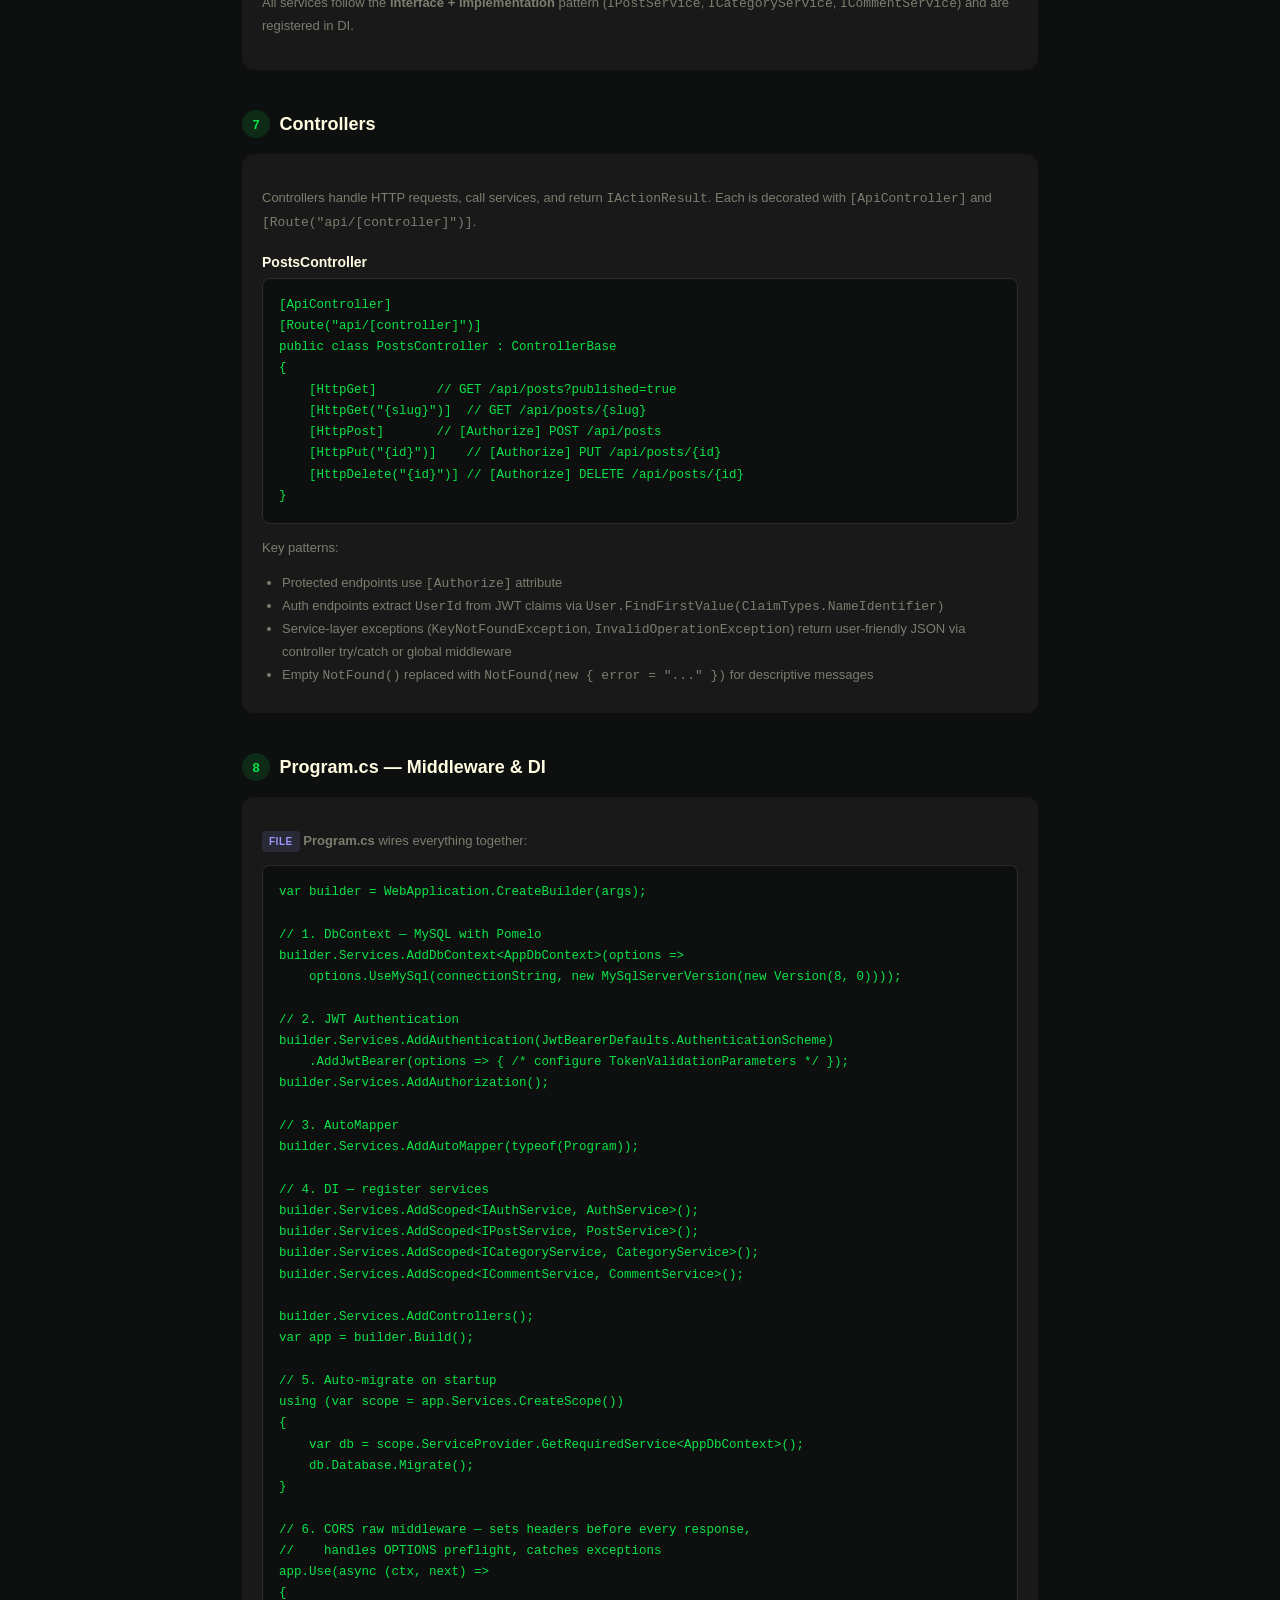
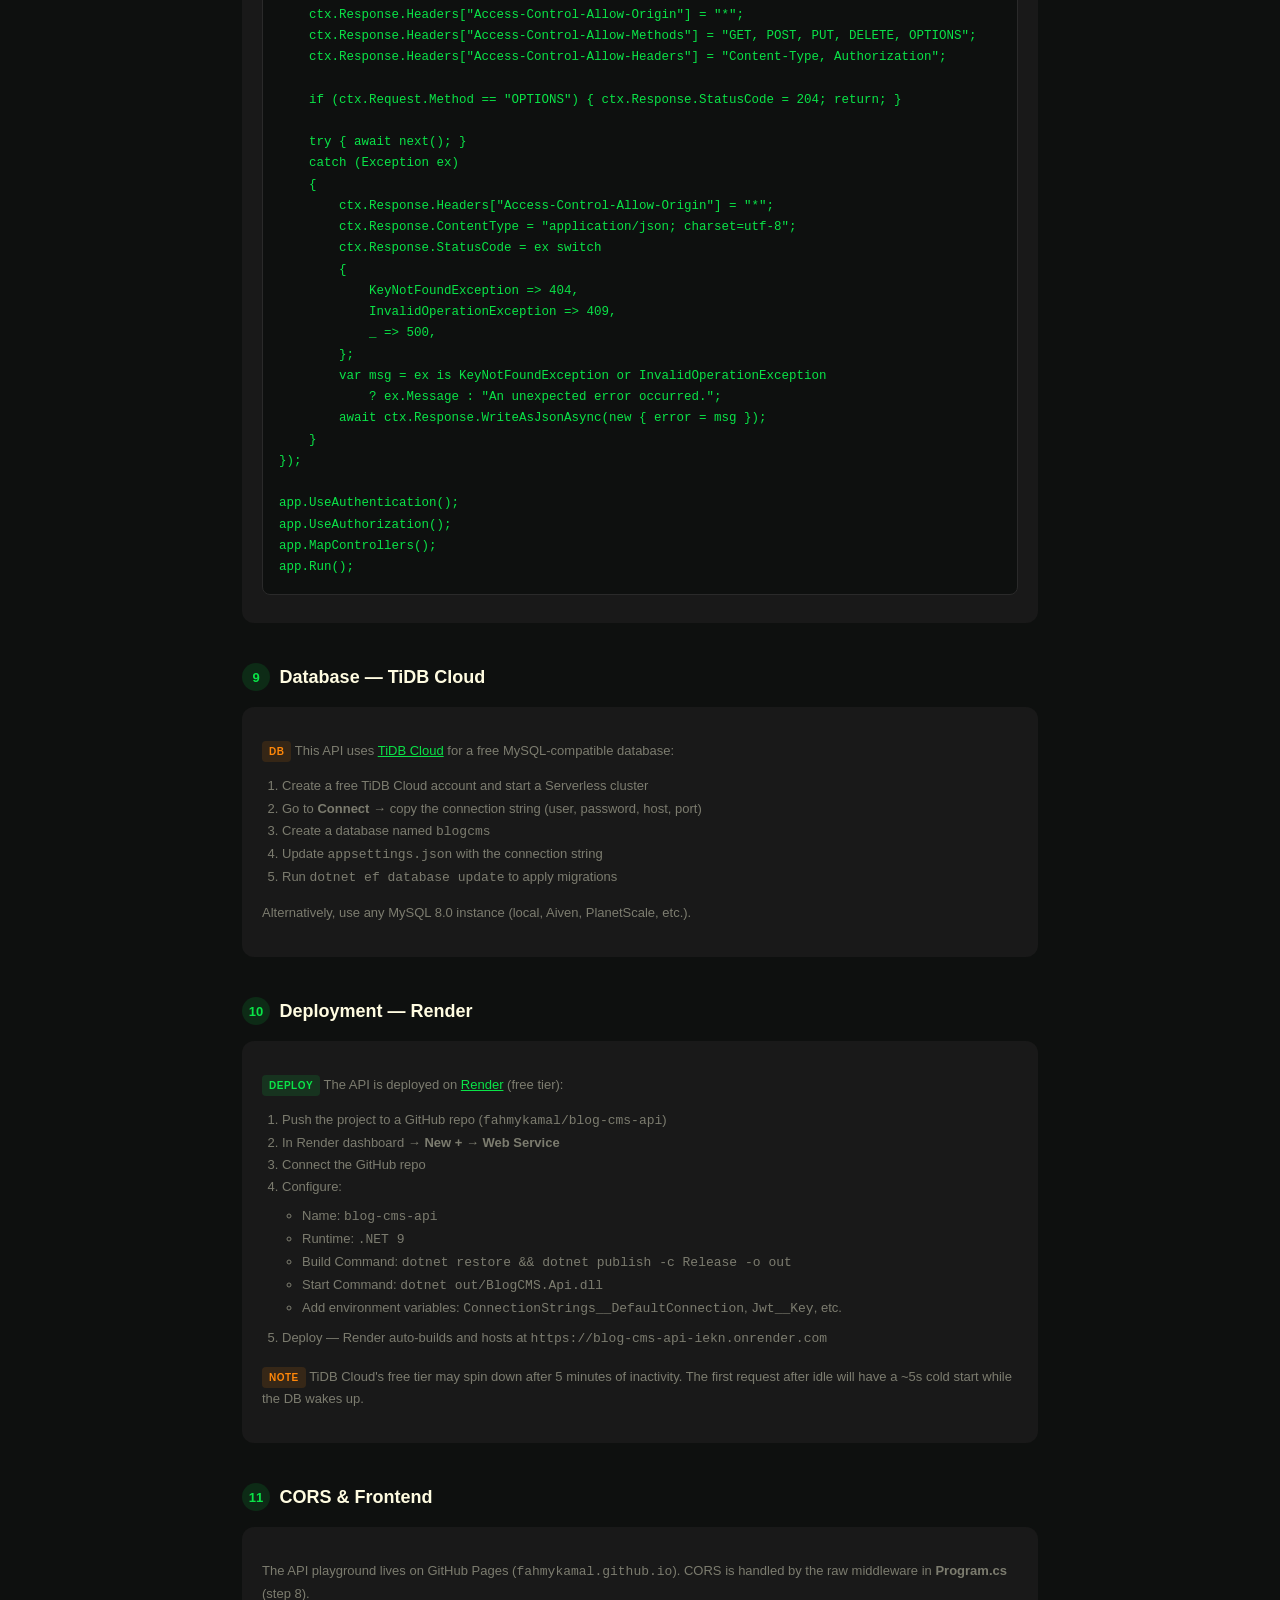
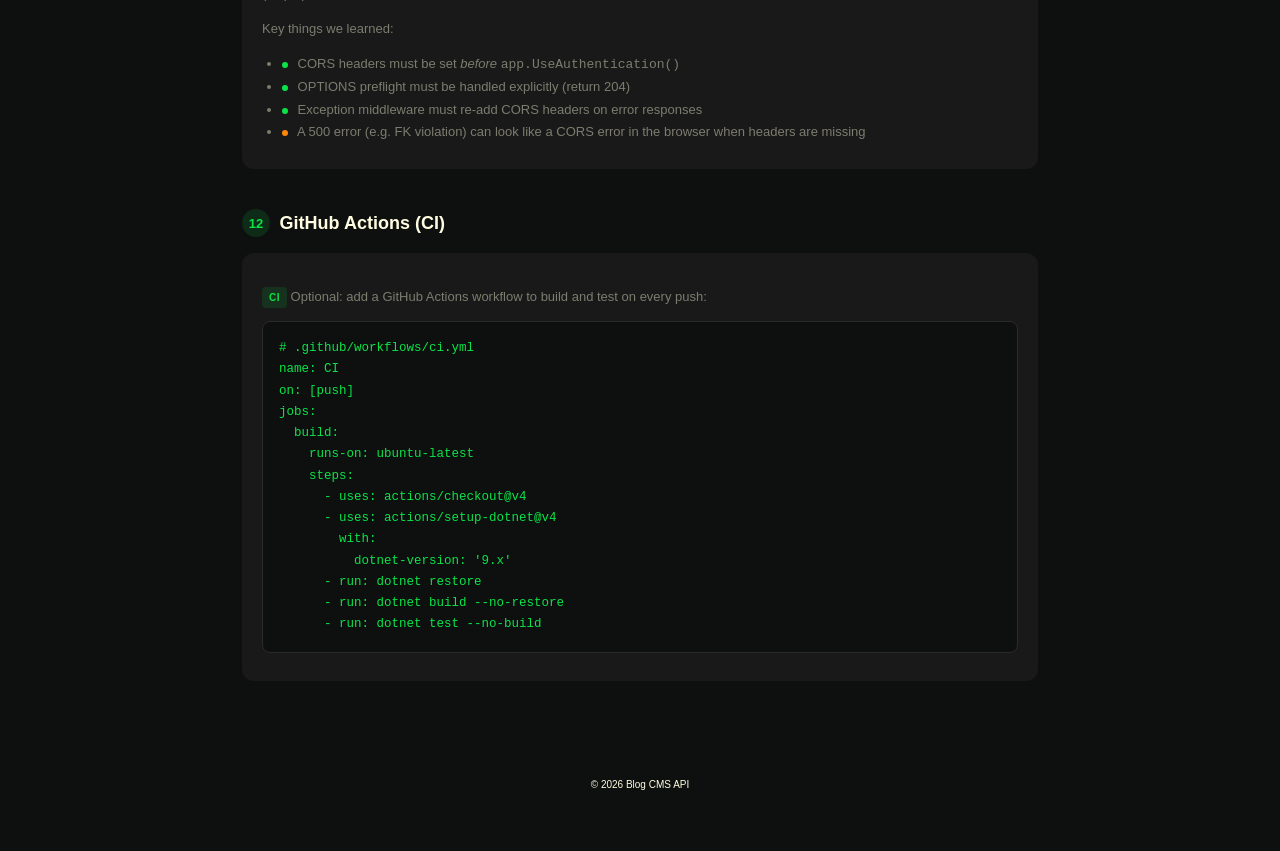
<file: api-guide.html>
<!DOCTYPE html>
<html lang="en">
<head>
    <meta charset="UTF-8" />
    <meta name="viewport" content="width=device-width, initial-scale=1.0" />
    <title>Blog CMS API – Build Guide</title>
    <link rel="stylesheet" href="style.css" />
    <style>
        body { display:flex; flex-direction:column; min-height:100vh; overflow:auto; }
        .guide { max-width:860px; width:100%; margin:0 auto; padding:0 2rem 3rem; }
        .guide h1 { color:#fffce1; font-size:28px; margin:0; }
        .guide h2 { color:#fffce1; font-size:18px; margin:2.5rem 0 0 0; display:flex; align-items:center; gap:0.6rem; }
        .guide h2 .step-num { display:inline-flex; align-items:center; justify-content:center; width:28px; height:28px; border-radius:50%; background:#0ae44820; color:#0ae448; font-size:13px; font-weight:700; flex-shrink:0; }
        .guide h3 { color:#fffce1; font-size:14px; margin:1.25rem 0 0.4rem; }
        .guide p, .guide li { color:#7c7c6f; font-size:13px; line-height:1.7; }
        .guide ul, .guide ol { padding-left:1.25rem; margin:0.4rem 0; }
        .guide a { color:#0ae448; }
        .code { display:block; background:#0e100f; border:1px solid #2a2a2a; border-radius:8px; padding:1rem; font-size:12.5px; line-height:1.7; white-space:pre; overflow-x:auto; font-family:"Courier New",monospace; color:#0ae448; margin:0.5rem 0; }
        .code .cmt { color:#7c7c6f; }
        .code .key { color:#f7bdf8; }
        .code .str { color:#ff8709; }
        .code .bool { color:#9d95ff; }
        .tag { display:inline-block; font-size:10px; font-weight:700; padding:2px 7px; border-radius:4px; text-transform:uppercase; letter-spacing:0.5px; }
        .tag.csharp { background:#9d95ff20; color:#9d95ff; }
        .tag.cli { background:#0ae44820; color:#0ae448; }
        .tag.db { background:#ff870920; color:#ff8709; }
        .tag.dep { background:#ff444420; color:#ff4444; }
        .guide-header { display:flex; align-items:center; justify-content:space-between; margin-bottom:1.5rem; padding-top:1.5rem; }
        .card { background:#191919; border-radius:12px; padding:1.25rem; margin:1rem 0; }
        .badge-dot { display:inline-block; width:6px; height:6px; border-radius:50%; margin-right:6px; }
        .badge-dot.green { background:#0ae448; }
        .badge-dot.yellow { background:#ff8709; }
    </style>
</head>
<body>

    <nav class="nav" style="flex-shrink:0;">
        <span class="nav-logo">blog cms api</span>
        <div class="nav-links">
            <a href="api-docs.html" class="nav-link">docs</a>
            <a href="api-playground.html" class="nav-link">playground</a>
            <a href="index.html" class="nav-link">&larr; back</a>
        </div>
    </nav>

    <main class="guide">

        <div class="guide-header">
            <div>
                <h1>Build Guide</h1>
                <p style="color:#7c7c6f;font-size:13px;margin:0.25rem 0 0;">Blog CMS API — .NET 9 + MySQL + JWT</p>
            </div>
        </div>

        <p style="color:#7c7c6f;font-size:13px;margin-bottom:2rem;">Step-by-step walkthrough of building this API from scratch. Repo: <a href="https://github.com/fahmykamal/blog-cms-api" target="_blank">github.com/fahmykamal/blog-cms-api</a></p>

        <!-- ── Step 1 ── -->
        <h2><span class="step-num">1</span> Project Setup</h2>
        <div class="card">
            <p><span class="tag cli">cli</span> Create a new .NET 9 Web API project:</p>
            <div class="code">dotnet new webapi -n BlogCMS.Api
cd BlogCMS.Api</div>

            <p><span class="tag dep">package</span> Add required NuGet packages:</p>
            <div class="code">dotnet add package Pomelo.EntityFrameworkCore.MySql --version 9.0.0
dotnet add package Microsoft.AspNetCore.Authentication.JwtBearer --version 9.0.0
dotnet add package AutoMapper.Extensions.Microsoft.DependencyInjection --version 12.0.1
dotnet add package BCrypt.Net-Next --version 4.2.0
dotnet add package Microsoft.EntityFrameworkCore.Design --version 9.0.0</div>

            <p><span class="tag csharp">file</span> <strong>appsettings.json</strong> — configure connection string + JWT:</p>
            <div class="code">{
  "ConnectionStrings": {
    "DefaultConnection": "Server=gateway01.ap-southeast-1.prod.aws.tidbcloud.com;Port=4000;Database=blogcms;User=...;Password=...;SslMode=VerifyFull;"
  },
  "Jwt": {
    "Key": "your-256-bit-secret-key-here",
    "Issuer": "BlogCMS",
    "Audience": "BlogCMS.Client"
  }
}</div>
        </div>

        <!-- ── Step 2 ── -->
        <h2><span class="step-num">2</span> Models</h2>
        <div class="card">
            <p>Create the domain models under <strong>Models/</strong>. These map to database tables via EF Core.</p>

            <h3>User</h3>
            <div class="code">public class User
{
    public int Id { get; set; }
    public string Username { get; set; } = string.Empty;
    public string Email { get; set; } = string.Empty;
    public string PasswordHash { get; set; } = string.Empty;
    public string DisplayName { get; set; } = string.Empty;
    public DateTime CreatedAt { get; set; } = DateTime.UtcNow;
}</div>

            <h3>Post</h3>
            <div class="code">public class Post
{
    public int Id { get; set; }
    public string Title { get; set; } = string.Empty;
    public string Slug { get; set; } = string.Empty;
    public string Content { get; set; } = string.Empty;
    public string? Excerpt { get; set; }
    public string? FeaturedImageUrl { get; set; }
    public bool IsPublished { get; set; }
    public DateTime CreatedAt { get; set; } = DateTime.UtcNow;
    public DateTime? UpdatedAt { get; set; }
    public DateTime? PublishedAt { get; set; }

    public int AuthorId { get; set; }
    public User Author { get; set; } = null!;
    public int CategoryId { get; set; }
    public Category Category { get; set; } = null!;
    public ICollection&lt;PostTag&gt; Tags { get; set; } = new List&lt;PostTag&gt;();
    public ICollection&lt;Comment&gt; Comments { get; set; } = new List&lt;Comment&gt;();
}</div>

            <h3>Category</h3>
            <div class="code">public class Category
{
    public int Id { get; set; }
    public string Name { get; set; } = string.Empty;
    public string Slug { get; set; } = string.Empty;
}</div>

            <h3>Comment</h3>
            <div class="code">public class Comment
{
    public int Id { get; set; }
    public string Content { get; set; } = string.Empty;
    public DateTime CreatedAt { get; set; } = DateTime.UtcNow;
    public int PostId { get; set; }
    public Post Post { get; set; } = null!;
    public int AuthorId { get; set; }
    public User Author { get; set; } = null!;
}</div>

            <h3>Tag &amp; PostTag</h3>
            <div class="code">public class Tag
{
    public int Id { get; set; }
    public string Name { get; set; } = string.Empty;
    public string Slug { get; set; } = string.Empty;
}

public class PostTag
{
    public int PostId { get; set; }
    public Post Post { get; set; } = null!;
    public int TagId { get; set; }
    public Tag Tag { get; set; } = null!;
}</div>
        </div>

        <!-- ── Step 3 ── -->
        <h2><span class="step-num">3</span> DbContext</h2>
        <div class="card">
            <p><span class="tag csharp">file</span> <strong>Data/AppDbContext.cs</strong> — register all entities and configure relationships:</p>
            <div class="code">public class AppDbContext : DbContext
{
    public AppDbContext(DbContextOptions&lt;AppDbContext&gt; opts) : base(opts) { }

    public DbSet&lt;User&gt; Users =&gt; Set&lt;User&gt;();
    public DbSet&lt;Post&gt; Posts =&gt; Set&lt;Post&gt;();
    public DbSet&lt;Category&gt; Categories =&gt; Set&lt;Category&gt;();
    public DbSet&lt;Comment&gt; Comments =&gt; Set&lt;Comment&gt;();
    public DbSet&lt;Tag&gt; Tags =&gt; Set&lt;Tag&gt;();
    public DbSet&lt;PostTag&gt; PostTags =&gt; Set&lt;PostTag&gt;();

    protected override void OnModelCreating(ModelBuilder builder)
    {
        builder.Entity&lt;PostTag&gt;()
            .HasKey(pt =&gt; new { pt.PostId, pt.TagId });

        builder.Entity&lt;Post&gt;()
            .HasIndex(p =&gt; p.Slug).IsUnique();

        builder.Entity&lt;Category&gt;()
            .HasIndex(c =&gt; c.Slug).IsUnique();
    }
}</div>

            <p><span class="tag cli">cli</span> Create and apply the initial migration:</p>
            <div class="code">dotnet ef migrations add InitialCreate
dotnet ef database update</div>
        </div>

        <!-- ── Step 4 ── -->
        <h2><span class="step-num">4</span> DTOs &amp; AutoMapper</h2>
        <div class="card">
            <p><span class="tag csharp">file</span> <strong>DTOs/</strong> — request/response classes shape the API contract:</p>
            <div class="code">// PostDtos.cs
public class PostRequest
{
    public string Title { get; set; } = "";
    public string Content { get; set; } = "";
    public string? Excerpt { get; set; }
    public string? FeaturedImageUrl { get; set; }
    public bool IsPublished { get; set; }
    public int CategoryId { get; set; }
    public List&lt;int&gt; TagIds { get; set; } = new();
}

public class PostResponse { /* full post with author, category, tags, comments */ }
public class PostSummaryResponse { /* list-friendly subset */ }

// AuthDtos.cs — RegisterRequest, LoginRequest, AuthResponse
// CategoryDtos.cs — CategoryRequest, CategoryDto
// CommentDtos.cs — CommentRequest, CommentResponse</div>

            <p><span class="tag csharp">file</span> <strong>Profiles/MappingProfile.cs</strong> — define AutoMapper mappings:</p>
            <div class="code">public class MappingProfile : Profile
{
    public MappingProfile()
    {
        CreateMap&lt;Post, PostResponse&gt;();
        CreateMap&lt;Post, PostSummaryResponse&gt;();
        CreateMap&lt;Category, CategoryDto&gt;();
        CreateMap&lt;Comment, CommentResponse&gt;();
        CreateMap&lt;User, AuthorDto&gt;();
        CreateMap&lt;Tag, TagDto&gt;();
    }
}</div>
        </div>

        <!-- ── Step 5 ── -->
        <h2><span class="step-num">5</span> Auth Service (JWT)</h2>
        <div class="card">
            <p><span class="tag csharp">file</span> <strong>Services/AuthService.cs</strong> — handles registration, login, and JWT token generation:</p>
            <div class="code">public class AuthService : IAuthService
{
    private readonly AppDbContext _db;
    private readonly IConfiguration _config;

    public async Task&lt;AuthResponse&gt; RegisterAsync(RegisterRequest request)
    {
        if (await _db.Users.AnyAsync(u =&gt; u.Username == request.Username))
            throw new InvalidOperationException("Username already taken.");

        var user = new User
        {
            Username = request.Username,
            Email = request.Email,
            PasswordHash = BCrypt.Net.BCrypt.HashPassword(request.Password),
            DisplayName = request.DisplayName,
        };
        _db.Users.Add(user);
        await _db.SaveChangesAsync();

        return new AuthResponse
        {
            Token = GenerateJwt(user),
            ExpiresAt = DateTime.UtcNow.AddDays(1),
            User = _mapper.Map&lt;UserDto&gt;(user),
        };
    }

    // LoginAsync: validate credentials with BCrypt.Verify(), throw UnauthorizedAccessException on failure
    // GenerateJwt: create a JWT with NameIdentifier + Name claims, 1-day expiry
}</div>

            <p>The <strong>GenerateJwt</strong> method creates a token using <code>SymmetricSecurityKey</code> and <code>SigningCredentials</code> with the key from <code>appsettings.json</code>.</p>
        </div>

        <!-- ── Step 6 ── -->
        <h2><span class="step-num">6</span> Business Services</h2>
        <div class="card">

            <h3>PostService</h3>
            <div class="code">public class PostService : IPostService
{
    private readonly AppDbContext _db;
    private readonly IMapper _mapper;

    // GetAllAsync — query with Include (Author, Category, Tags, Comments),
    //               filter by publishedOnly, order by PublishedAt desc

    // GetBySlugAsync — FirstOrDefault with all Includes

    // CreateAsync — validate unique slug, validate CategoryId exists,
    //               create Post, attach Tags, SaveChangesAsync

    // UpdateAsync — find post, validate CategoryId, update fields,
    //               replace tags, SaveChangesAsync

    // DeleteAsync — FindAsync, Remove, SaveChangesAsync

    // GenerateSlug — lowercase, replace spaces with hyphens, strip special chars
}</div>

            <h3>CategoryService</h3>
            <div class="code">// GetAllAsync — list ordered by Name
// CreateAsync — generate slug from name, check for duplicates
// DeleteAsync — FindAsync, Remove, SaveChangesAsync</div>

            <h3>CommentService</h3>
            <div class="code">// GetByPostIdAsync — filter by PostId, order by CreatedAt desc
// CreateAsync — validate PostId exists, create Comment, SaveChangesAsync
// DeleteAsync — FindAsync, Remove, SaveChangesAsync</div>

            <p>All services follow the <strong>interface + implementation</strong> pattern (<code>IPostService</code>, <code>ICategoryService</code>, <code>ICommentService</code>) and are registered in DI.</p>
        </div>

        <!-- ── Step 7 ── -->
        <h2><span class="step-num">7</span> Controllers</h2>
        <div class="card">
            <p>Controllers handle HTTP requests, call services, and return <code>IActionResult</code>. Each is decorated with <code>[ApiController]</code> and <code>[Route("api/[controller]")]</code>.</p>

            <h3>PostsController</h3>
            <div class="code">[ApiController]
[Route("api/[controller]")]
public class PostsController : ControllerBase
{
    [HttpGet]        // GET /api/posts?published=true
    [HttpGet("{slug}")]  // GET /api/posts/{slug}
    [HttpPost]       // [Authorize] POST /api/posts
    [HttpPut("{id}")]    // [Authorize] PUT /api/posts/{id}
    [HttpDelete("{id}")] // [Authorize] DELETE /api/posts/{id}
}</div>

            <p>Key patterns:</p>
            <ul>
                <li>Protected endpoints use <code>[Authorize]</code> attribute</li>
                <li>Auth endpoints extract <code>UserId</code> from JWT claims via <code>User.FindFirstValue(ClaimTypes.NameIdentifier)</code></li>
                <li>Service-layer exceptions (<code>KeyNotFoundException</code>, <code>InvalidOperationException</code>) return user-friendly JSON via controller try/catch or global middleware</li>
                <li>Empty <code>NotFound()</code> replaced with <code>NotFound(new { error = "..." })</code> for descriptive messages</li>
            </ul>
        </div>

        <!-- ── Step 8 ── -->
        <h2><span class="step-num">8</span> Program.cs — Middleware &amp; DI</h2>
        <div class="card">
            <p><span class="tag csharp">file</span> <strong>Program.cs</strong> wires everything together:</p>
            <div class="code">var builder = WebApplication.CreateBuilder(args);

// 1. DbContext — MySQL with Pomelo
builder.Services.AddDbContext&lt;AppDbContext&gt;(options =&gt;
    options.UseMySql(connectionString, new MySqlServerVersion(new Version(8, 0))));

// 2. JWT Authentication
builder.Services.AddAuthentication(JwtBearerDefaults.AuthenticationScheme)
    .AddJwtBearer(options =&gt; { /* configure TokenValidationParameters */ });
builder.Services.AddAuthorization();

// 3. AutoMapper
builder.Services.AddAutoMapper(typeof(Program));

// 4. DI — register services
builder.Services.AddScoped&lt;IAuthService, AuthService&gt;();
builder.Services.AddScoped&lt;IPostService, PostService&gt;();
builder.Services.AddScoped&lt;ICategoryService, CategoryService&gt;();
builder.Services.AddScoped&lt;ICommentService, CommentService&gt;();

builder.Services.AddControllers();
var app = builder.Build();

// 5. Auto-migrate on startup
using (var scope = app.Services.CreateScope())
{
    var db = scope.ServiceProvider.GetRequiredService&lt;AppDbContext&gt;();
    db.Database.Migrate();
}

// 6. CORS raw middleware — sets headers before every response,
//    handles OPTIONS preflight, catches exceptions
app.Use(async (ctx, next) =&gt;
{
    ctx.Response.Headers["Access-Control-Allow-Origin"] = "*";
    ctx.Response.Headers["Access-Control-Allow-Methods"] = "GET, POST, PUT, DELETE, OPTIONS";
    ctx.Response.Headers["Access-Control-Allow-Headers"] = "Content-Type, Authorization";

    if (ctx.Request.Method == "OPTIONS") { ctx.Response.StatusCode = 204; return; }

    try { await next(); }
    catch (Exception ex)
    {
        ctx.Response.Headers["Access-Control-Allow-Origin"] = "*";
        ctx.Response.ContentType = "application/json; charset=utf-8";
        ctx.Response.StatusCode = ex switch
        {
            KeyNotFoundException =&gt; 404,
            InvalidOperationException =&gt; 409,
            _ =&gt; 500,
        };
        var msg = ex is KeyNotFoundException or InvalidOperationException
            ? ex.Message : "An unexpected error occurred.";
        await ctx.Response.WriteAsJsonAsync(new { error = msg });
    }
});

app.UseAuthentication();
app.UseAuthorization();
app.MapControllers();
app.Run();</div>
        </div>

        <!-- ── Step 9 ── -->
        <h2><span class="step-num">9</span> Database — TiDB Cloud</h2>
        <div class="card">
            <p><span class="tag db">db</span> This API uses <a href="https://tidbcloud.com" target="_blank">TiDB Cloud</a> for a free MySQL-compatible database:</p>
            <ol>
                <li>Create a free TiDB Cloud account and start a Serverless cluster</li>
                <li>Go to <strong>Connect</strong> → copy the connection string (user, password, host, port)</li>
                <li>Create a database named <code>blogcms</code></li>
                <li>Update <code>appsettings.json</code> with the connection string</li>
                <li>Run <code>dotnet ef database update</code> to apply migrations</li>
            </ol>
            <p>Alternatively, use any MySQL 8.0 instance (local, Aiven, PlanetScale, etc.).</p>
        </div>

        <!-- ── Step 10 ── -->
        <h2><span class="step-num">10</span> Deployment — Render</h2>
        <div class="card">
            <p><span class="tag cli">deploy</span> The API is deployed on <a href="https://render.com" target="_blank">Render</a> (free tier):</p>
            <ol>
                <li>Push the project to a GitHub repo (<code>fahmykamal/blog-cms-api</code>)</li>
                <li>In Render dashboard → <strong>New +</strong> → <strong>Web Service</strong></li>
                <li>Connect the GitHub repo</li>
                <li>Configure:
                    <ul>
                        <li>Name: <code>blog-cms-api</code></li>
                        <li>Runtime: <code>.NET 9</code></li>
                        <li>Build Command: <code>dotnet restore &amp;&amp; dotnet publish -c Release -o out</code></li>
                        <li>Start Command: <code>dotnet out/BlogCMS.Api.dll</code></li>
                        <li>Add environment variables: <code>ConnectionStrings__DefaultConnection</code>, <code>Jwt__Key</code>, etc.</li>
                    </ul>
                </li>
                <li>Deploy — Render auto-builds and hosts at <code>https://blog-cms-api-iekn.onrender.com</code></li>
            </ol>

            <p style="margin-top:1rem;"><span class="tag db">note</span> TiDB Cloud's free tier may spin down after 5 minutes of inactivity. The first request after idle will have a ~5s cold start while the DB wakes up.</p>
        </div>

        <!-- ── Step 11 ── -->
        <h2><span class="step-num">11</span> CORS &amp; Frontend</h2>
        <div class="card">
            <p>The API playground lives on GitHub Pages (<code>fahmykamal.github.io</code>). CORS is handled by the raw middleware in <strong>Program.cs</strong> (step 8).</p>
            <p>Key things we learned:</p>
            <ul>
                <li><span class="badge-dot green"></span> CORS headers must be set <em>before</em> <code>app.UseAuthentication()</code></li>
                <li><span class="badge-dot green"></span> OPTIONS preflight must be handled explicitly (return 204)</li>
                <li><span class="badge-dot green"></span> Exception middleware must re-add CORS headers on error responses</li>
                <li><span class="badge-dot yellow"></span> A 500 error (e.g. FK violation) can look like a CORS error in the browser when headers are missing</li>
            </ul>
        </div>

        <!-- ── Step 12 ── -->
        <h2><span class="step-num">12</span> GitHub Actions (CI)</h2>
        <div class="card">
            <p><span class="tag cli">ci</span> Optional: add a GitHub Actions workflow to build and test on every push:</p>
            <div class="code"># .github/workflows/ci.yml
name: CI
on: [push]
jobs:
  build:
    runs-on: ubuntu-latest
    steps:
      - uses: actions/checkout@v4
      - uses: actions/setup-dotnet@v4
        with:
          dotnet-version: '9.x'
      - run: dotnet restore
      - run: dotnet build --no-restore
      - run: dotnet test --no-build</div>
        </div>

    </main>

    <footer class="footer" style="flex-shrink:0;">
        <p class="footer-text">&copy; 2026 Blog CMS API</p>
    </footer>

</body>
</html>
</file>
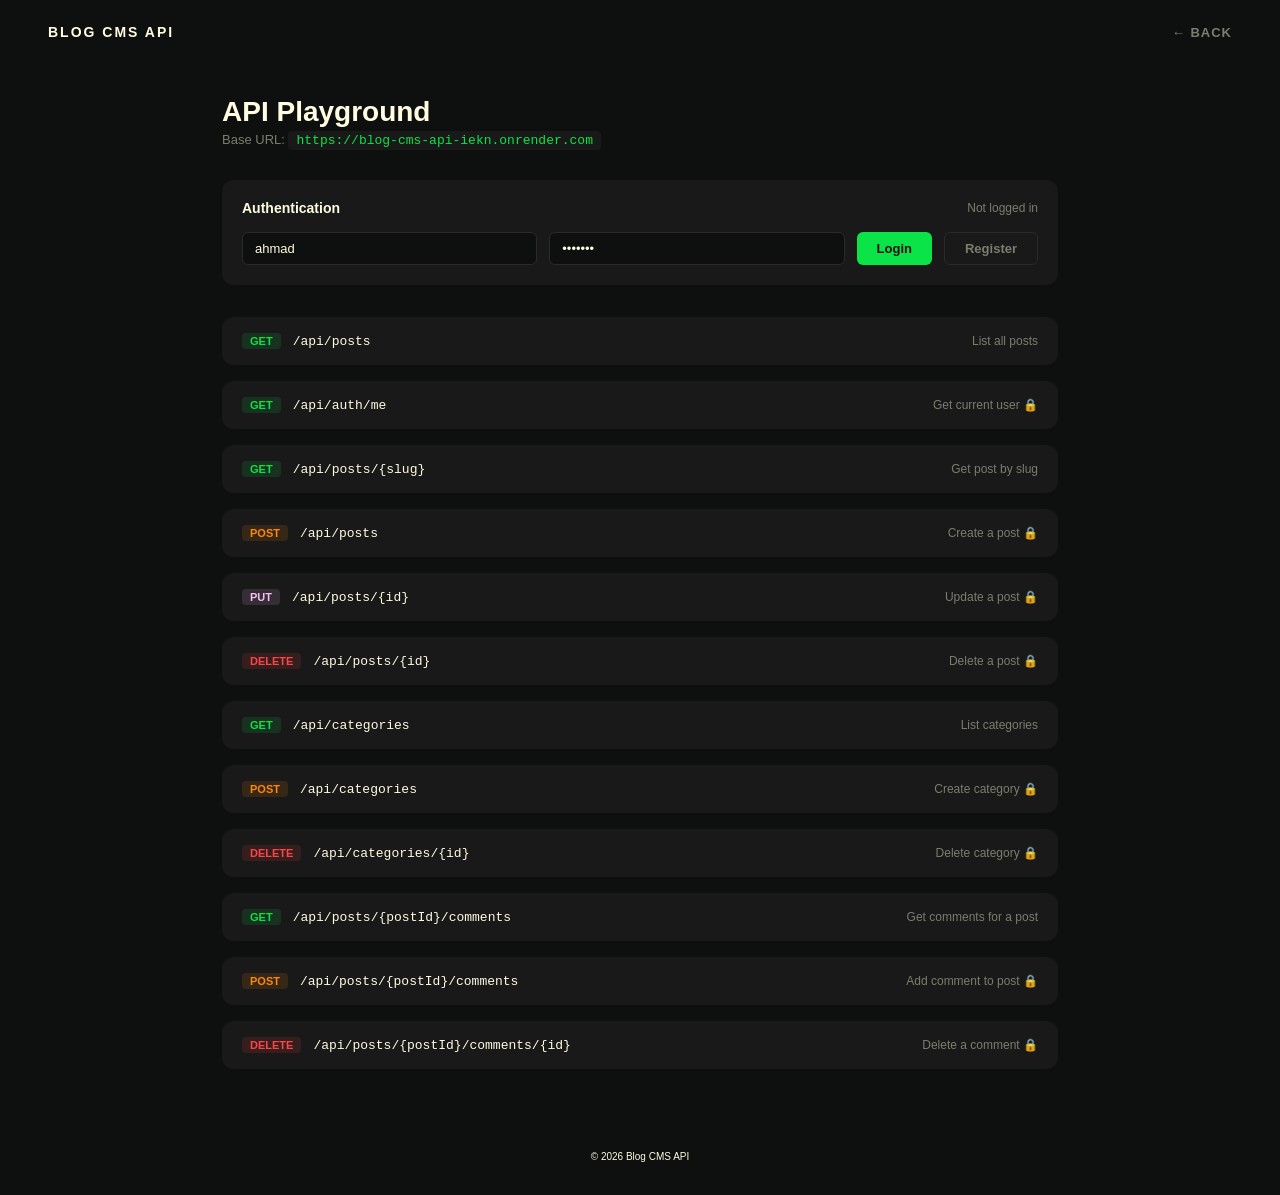
<file: api-playground.html>
<!DOCTYPE html>
<html lang="en">
<head>
    <meta charset="UTF-8" />
    <meta name="viewport" content="width=device-width, initial-scale=1.0" />
    <title>Blog CMS API</title>
    <link rel="stylesheet" href="style.css" />
</head>
<body class="landing" style="overflow:auto;padding:0;">

    <nav class="nav" style="flex-shrink:0;">
        <span class="nav-logo">blog cms api</span>
        <div class="nav-links">
            <a href="index.html" class="nav-link">&larr; back</a>
        </div>
    </nav>

    <main style="flex:1;padding:2rem;max-width:900px;margin:0 auto;width:100%;position:relative;z-index:1;">

        <h1 style="color:#fffce1;font-size:28px;margin:0 0 0.25rem;">API Playground</h1>
        <p style="color:#7c7c6f;font-size:13px;margin:0 0 2rem;">
            Base URL: <code style="color:#0ae448;background:#191919;padding:2px 8px;border-radius:4px;">https://blog-cms-api-iekn.onrender.com</code>
        </p>

        <div id="authBox" style="background:#191919;border-radius:12px;padding:1.25rem;margin-bottom:2rem;">
            <div style="display:flex;align-items:center;justify-content:space-between;margin-bottom:1rem;">
                <span style="color:#fffce1;font-size:14px;font-weight:600;">Authentication</span>
                <span id="authStatus" style="color:#7c7c6f;font-size:12px;">Not logged in</span>
            </div>
            <div style="display:flex;gap:0.75rem;flex-wrap:wrap;">
                <input id="authUser" placeholder="username" value="ahmad"
                    style="flex:1;min-width:120px;background:#0e100f;border:1px solid #2a2a2a;color:#fffce1;padding:8px 12px;border-radius:6px;font-size:13px;">
                <input id="authPass" type="password" placeholder="password" value="test123"
                    style="flex:1;min-width:120px;background:#0e100f;border:1px solid #2a2a2a;color:#fffce1;padding:8px 12px;border-radius:6px;font-size:13px;">
                <button onclick="login()" style="background:#0ae448;color:#0e100f;border:none;padding:8px 20px;border-radius:6px;font-weight:600;cursor:pointer;font-size:13px;">Login</button>
                <button onclick="register()" style="background:transparent;color:#7c7c6f;border:1px solid #2a2a2a;padding:8px 20px;border-radius:6px;font-weight:600;cursor:pointer;font-size:13px;">Register</button>
            </div>
        </div>

        <div id="endpoints"></div>

    </main>

    <footer class="footer" style="flex-shrink:0;">
        <p class="footer-text">&copy; 2026 Blog CMS API</p>
    </footer>

    <style>
        .ep { background:#191919;border-radius:12px;margin-bottom:1rem;overflow:hidden; }
        .ep-head { display:flex;align-items:center;gap:0.75rem;padding:1rem 1.25rem;cursor:pointer; }
        .ep-head:hover { background:#1f1f1f; }
        .ep-method { font-size:11px;font-weight:700;padding:2px 8px;border-radius:4px;text-transform:uppercase; }
        .ep-method.get { background:#0ae44820;color:#0ae448; }
        .ep-method.post { background:#ff870920;color:#ff8709; }
        .ep-method.put { background:#f7bdf820;color:#f7bdf8; }
        .ep-method.delete { background:#ff444420;color:#ff4444; }
        .ep-path { color:#fffce1;font-size:13px;font-family:monospace; }
        .ep-desc { color:#7c7c6f;font-size:12px;margin-left:auto; }
        .ep-body { display:none;padding:0 1.25rem 1.25rem; }
        .ep.open .ep-body { display:block; }
        .ep-input { width:100%;background:#0e100f;border:1px solid #2a2a2a;color:#fffce1;padding:8px 12px;border-radius:6px;font-size:13px;font-family:monospace;margin-bottom:0.5rem; }
        .ep-btn { background:#0ae448;color:#0e100f;border:none;padding:8px 20px;border-radius:6px;font-weight:600;cursor:pointer;font-size:13px;margin-top:0.5rem; }
        .ep-btn:disabled { opacity:0.4;cursor:not-allowed; }
        .ep-result { background:#0e100f;border:1px solid #2a2a2a;border-radius:6px;padding:0.75rem;margin-top:0.75rem;color:#0ae448;font-size:12px;font-family:monospace;white-space:pre-wrap;max-height:300px;overflow:auto;display:none; }
    </style>

    <script>
        const BASE = 'https://blog-cms-api-iekn.onrender.com';
        let token = null;

        async function api(method, path, body) {
            const opts = { method, headers: { 'Content-Type': 'application/json' } };
            if (token) opts.headers['Authorization'] = 'Bearer ' + token;
            if (body) opts.body = JSON.stringify(body);
            const res = await fetch(BASE + path, opts);
            const text = await res.text();
            let data = text;
            try { data = JSON.parse(text); } catch {}
            return { status: res.status, ok: res.ok, data };
        }

        async function login() {
            const user = document.getElementById('authUser').value;
            const pass = document.getElementById('authPass').value;
            const { data } = await api('POST', '/api/auth/login', { username: user, password: pass });
            if (data.token) {
                token = data.token;
                document.getElementById('authStatus').textContent = 'Logged in as ' + data.user.username;
                document.getElementById('authStatus').style.color = '#0ae448';
            } else {
                document.getElementById('authStatus').textContent = 'Login failed';
                document.getElementById('authStatus').style.color = '#ff4444';
            }
        }

        async function register() {
            const user = document.getElementById('authUser').value;
            const pass = document.getElementById('authPass').value;
            const { data } = await api('POST', '/api/auth/register', { username: user, email: user + '@test.com', password: pass, displayName: user });
            if (data.token) {
                token = data.token;
                document.getElementById('authStatus').textContent = 'Registered & logged in as ' + data.user.username;
                document.getElementById('authStatus').style.color = '#0ae448';
            } else {
                document.getElementById('authStatus').textContent = 'Register failed — user may already exist. Try Login.';
                document.getElementById('authStatus').style.color = '#ff4444';
            }
        }

        const endpoints = [
            { method: 'get',  path: '/api/posts',                    desc: 'List all posts',              auth: false, query: [{ key: 'published', val: 'true' }] },
            { method: 'get',  path: '/api/auth/me',                 desc: 'Get current user',            auth: true  },
            { method: 'get',  path: '/api/posts/{slug}',             desc: 'Get post by slug',            auth: false, inputs: [{ key: 'slug', val: 'my-first-blog-post' }] },
            { method: 'post', path: '/api/posts',                    desc: 'Create a post',               auth: true,  bodyKey: 'postBody' },
            { method: 'put',  path: '/api/posts/{id}',               desc: 'Update a post',               auth: true,  inputs: [{ key: 'id', val: '1' }], bodyKey: 'postBody' },
            { method: 'delete', path: '/api/posts/{id}',             desc: 'Delete a post',               auth: true,  inputs: [{ key: 'id', val: '1' }] },
            { method: 'get',  path: '/api/categories',               desc: 'List categories',             auth: false },
            { method: 'post', path: '/api/categories',               desc: 'Create category',             auth: true,  bodyKey: 'catBody' },
            { method: 'delete', path: '/api/categories/{id}',        desc: 'Delete category',             auth: true,  inputs: [{ key: 'id', val: '1' }] },
            { method: 'get',  path: '/api/posts/{postId}/comments',  desc: 'Get comments for a post',     auth: false, inputs: [{ key: 'postId', val: '1' }] },
            { method: 'post', path: '/api/posts/{postId}/comments',  desc: 'Add comment to post',         auth: true,  inputs: [{ key: 'postId', val: '1' }], bodyKey: 'commentBody' },
            { method: 'delete', path: '/api/posts/{postId}/comments/{id}', desc: 'Delete a comment',    auth: true,  inputs: [{ key: 'postId', val: '1' }, { key: 'id', val: '1' }] },
        ];

        const bodies = {
            postBody: JSON.stringify({ title: 'Hello World', content: 'This is my first post.', excerpt: 'A short excerpt', isPublished: true, categoryId: 1, tagIds: [] }, null, 2),
            catBody: JSON.stringify({ name: 'Technology' }, null, 2),
            commentBody: JSON.stringify({ content: 'Great post!' }, null, 2),
        };

        function render() {
            const container = document.getElementById('endpoints');
            endpoints.forEach((ep, i) => {
                const div = document.createElement('div');
                div.className = 'ep';
                div.innerHTML = `
                    <div class="ep-head" onclick="this.parentElement.classList.toggle('open')">
                        <span class="ep-method ${ep.method}">${ep.method}</span>
                        <span class="ep-path">${ep.path}</span>
                        <span class="ep-desc">${ep.desc} ${ep.auth ? '🔒' : ''}</span>
                    </div>
                    <div class="ep-body">
                        ${ep.inputs ? ep.inputs.map(inp => `
                            <input class="ep-input" id="inp_${i}_${inp.key}" placeholder="${inp.key}" value="${inp.val}">
                        `).join('') : ''}
                        ${ep.query ? ep.query.map(q => `
                            <input class="ep-input" id="qry_${i}_${q.key}" placeholder="${q.key}" value="${q.val}">
                        `).join('') : ''}
                        ${ep.bodyKey ? `<textarea class="ep-input" id="body_${i}" rows="4" style="resize:vertical;">${bodies[ep.bodyKey]}</textarea>` : ''}
                        <button class="ep-btn" id="btn_${i}" onclick="call(${i})">Send Request</button>
                        <pre class="ep-result" id="res_${i}"></pre>
                    </div>
                `;
                container.appendChild(div);
            });
        }

        async function call(i) {
            const ep = endpoints[i];
            const btn = document.getElementById('btn_' + i);
            const res = document.getElementById('res_' + i);
            btn.disabled = true;
            btn.textContent = 'Loading...';

            let path = ep.path;
            if (ep.inputs) {
                ep.inputs.forEach(inp => {
                    const val = document.getElementById(`inp_${i}_${inp.key}`).value;
                    path = path.replace(`{${inp.key}}`, val);
                });
            }

            if (ep.query) {
                const params = ep.query.map(q => `${q.key}=${encodeURIComponent(document.getElementById(`qry_${i}_${q.key}`).value)}`).join('&');
                if (params) path += '?' + params;
            }

            let body = null;
            if (ep.bodyKey) {
                try { body = JSON.parse(document.getElementById('body_' + i).value); } catch { body = {}; }
            }

            const { status, ok, data } = await api(ep.method.toUpperCase(), path, body);
            res.style.display = 'block';
            res.style.color = ok ? '#0ae448' : '#ff4444';
            res.textContent = `Status: ${status}\n\n${JSON.stringify(data, null, 2)}`;
            btn.disabled = false;
            btn.textContent = 'Send Request';
        }

        render();
    </script>
</body>
</html>
</file>
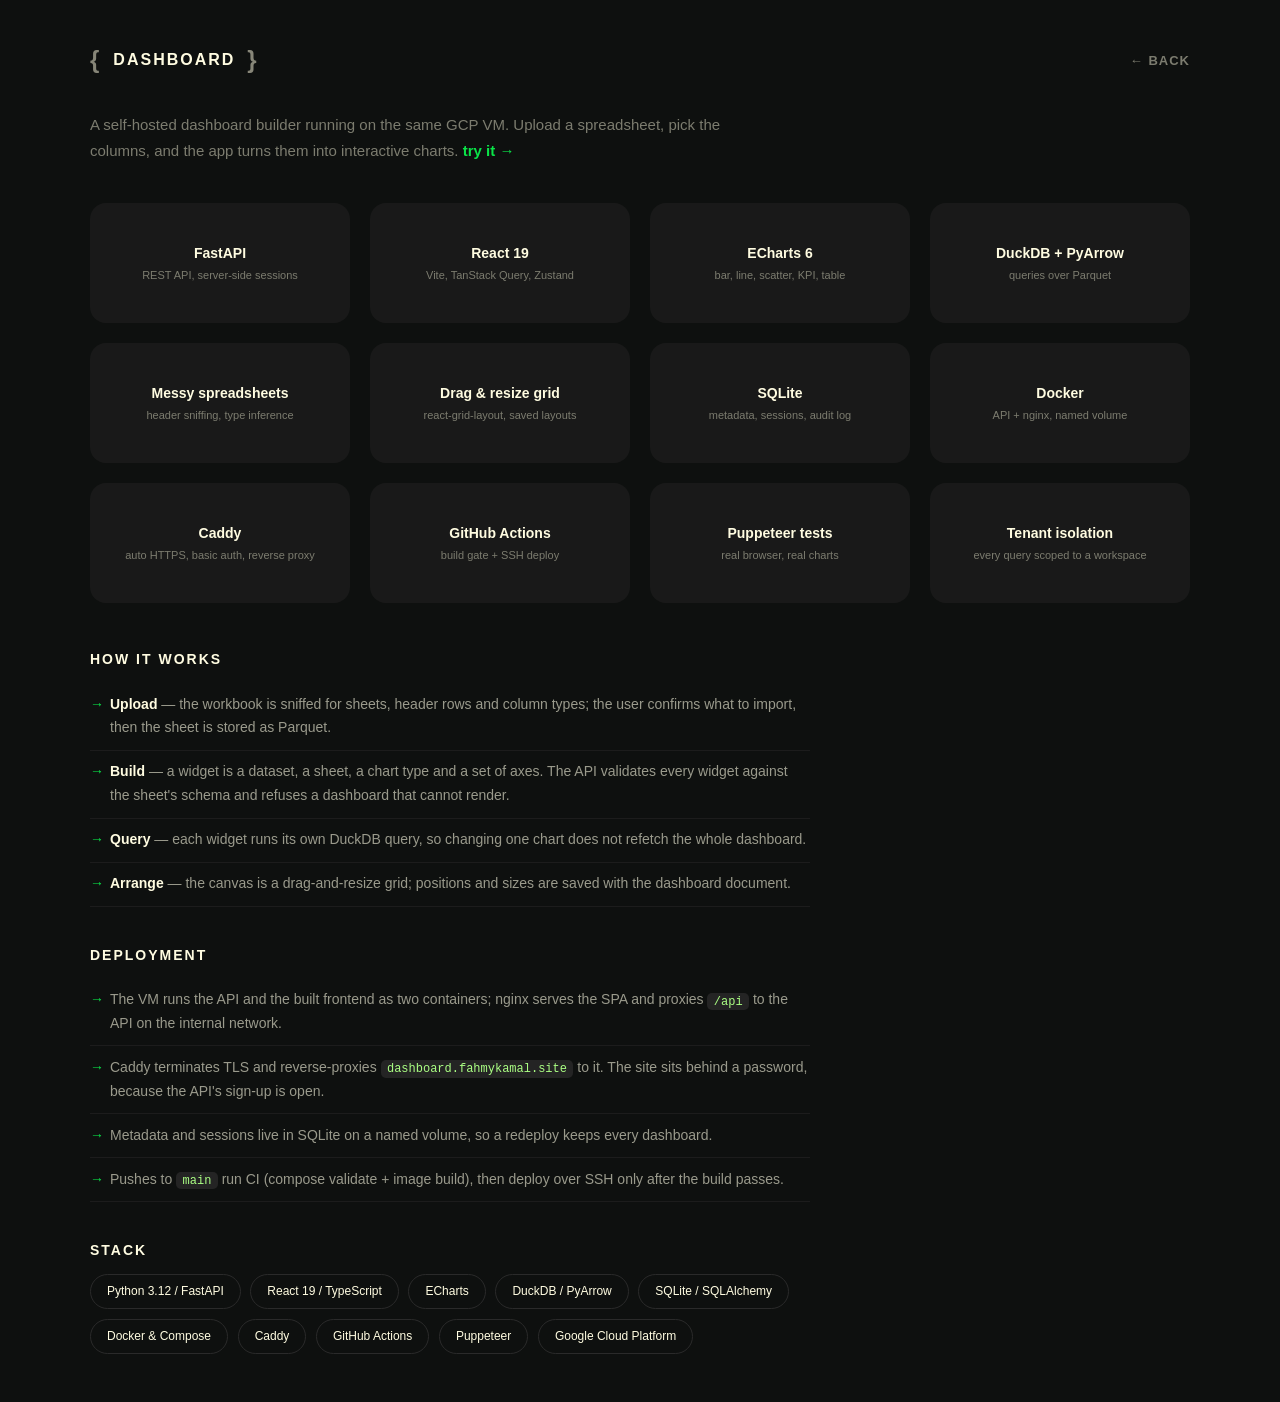
<file: dashboard.html>
<!DOCTYPE html>
<html lang="en">
<head>
    <meta charset="UTF-8">
    <meta name="viewport" content="width=device-width, initial-scale=1.0">
    <title>Dashboard — Tech Stack</title>
    <link rel="stylesheet" href="style.css">
</head>
<body>

    <div class="gallery">
        <div class="gallery-header">
            <div class="gallery-title">
                <span class="brace">{</span>
                dashboard
                <span class="brace">}</span>
            </div>
            <a href="index.html" class="back-link">&larr; back</a>
        </div>

        <p class="showcase-intro">
            A self-hosted dashboard builder running on the same GCP VM.
            Upload a spreadsheet, pick the columns, and the app turns them into interactive charts.
            <a href="https://dashboard.fahmykamal.site" target="_blank" rel="noopener">try it &rarr;</a>
        </p>

        <ul class="gallery-grid">
            <li class="gallery-card stack-card">
                <span class="card-label">FastAPI</span>
                <span class="card-desc">REST API, server-side sessions</span>
            </li>
            <li class="gallery-card stack-card">
                <span class="card-label">React 19</span>
                <span class="card-desc">Vite, TanStack Query, Zustand</span>
            </li>
            <li class="gallery-card stack-card">
                <span class="card-label">ECharts 6</span>
                <span class="card-desc">bar, line, scatter, KPI, table</span>
            </li>
            <li class="gallery-card stack-card">
                <span class="card-label">DuckDB + PyArrow</span>
                <span class="card-desc">queries over Parquet</span>
            </li>
            <li class="gallery-card stack-card">
                <span class="card-label">Messy spreadsheets</span>
                <span class="card-desc">header sniffing, type inference</span>
            </li>
            <li class="gallery-card stack-card">
                <span class="card-label">Drag &amp; resize grid</span>
                <span class="card-desc">react-grid-layout, saved layouts</span>
            </li>
            <li class="gallery-card stack-card">
                <span class="card-label">SQLite</span>
                <span class="card-desc">metadata, sessions, audit log</span>
            </li>
            <li class="gallery-card stack-card">
                <span class="card-label">Docker</span>
                <span class="card-desc">API + nginx, named volume</span>
            </li>
            <li class="gallery-card stack-card">
                <span class="card-label">Caddy</span>
                <span class="card-desc">auto HTTPS, basic auth, reverse proxy</span>
            </li>
            <li class="gallery-card stack-card">
                <span class="card-label">GitHub Actions</span>
                <span class="card-desc">build gate + SSH deploy</span>
            </li>
            <li class="gallery-card stack-card">
                <span class="card-label">Puppeteer tests</span>
                <span class="card-desc">real browser, real charts</span>
            </li>
            <li class="gallery-card stack-card">
                <span class="card-label">Tenant isolation</span>
                <span class="card-desc">every query scoped to a workspace</span>
            </li>
        </ul>

        <div class="showcase-notes">
            <h2 class="showcase-h2">how it works</h2>
            <ul class="showcase-list">
                <li><strong>Upload</strong> — the workbook is sniffed for sheets, header rows and column types; the user confirms what to import, then the sheet is stored as Parquet.</li>
                <li><strong>Build</strong> — a widget is a dataset, a sheet, a chart type and a set of axes. The API validates every widget against the sheet's schema and refuses a dashboard that cannot render.</li>
                <li><strong>Query</strong> — each widget runs its own DuckDB query, so changing one chart does not refetch the whole dashboard.</li>
                <li><strong>Arrange</strong> — the canvas is a drag-and-resize grid; positions and sizes are saved with the dashboard document.</li>
            </ul>

            <h2 class="showcase-h2">deployment</h2>
            <ul class="showcase-list">
                <li>The VM runs the API and the built frontend as two containers; nginx serves the SPA and proxies <code>/api</code> to the API on the internal network.</li>
                <li>Caddy terminates TLS and reverse-proxies <code>dashboard.fahmykamal.site</code> to it. The site sits behind a password, because the API's sign-up is open.</li>
                <li>Metadata and sessions live in SQLite on a named volume, so a redeploy keeps every dashboard.</li>
                <li>Pushes to <code>main</code> run CI (compose validate + image build), then deploy over SSH only after the build passes.</li>
            </ul>

            <h2 class="showcase-h2">stack</h2>
            <ul class="showcase-list tags">
                <li>Python 3.12 / FastAPI</li>
                <li>React 19 / TypeScript</li>
                <li>ECharts</li>
                <li>DuckDB / PyArrow</li>
                <li>SQLite / SQLAlchemy</li>
                <li>Docker &amp; Compose</li>
                <li>Caddy</li>
                <li>GitHub Actions</li>
                <li>Puppeteer</li>
                <li>Google Cloud Platform</li>
            </ul>
        </div>
    </div>

</body>
</html>
</file>
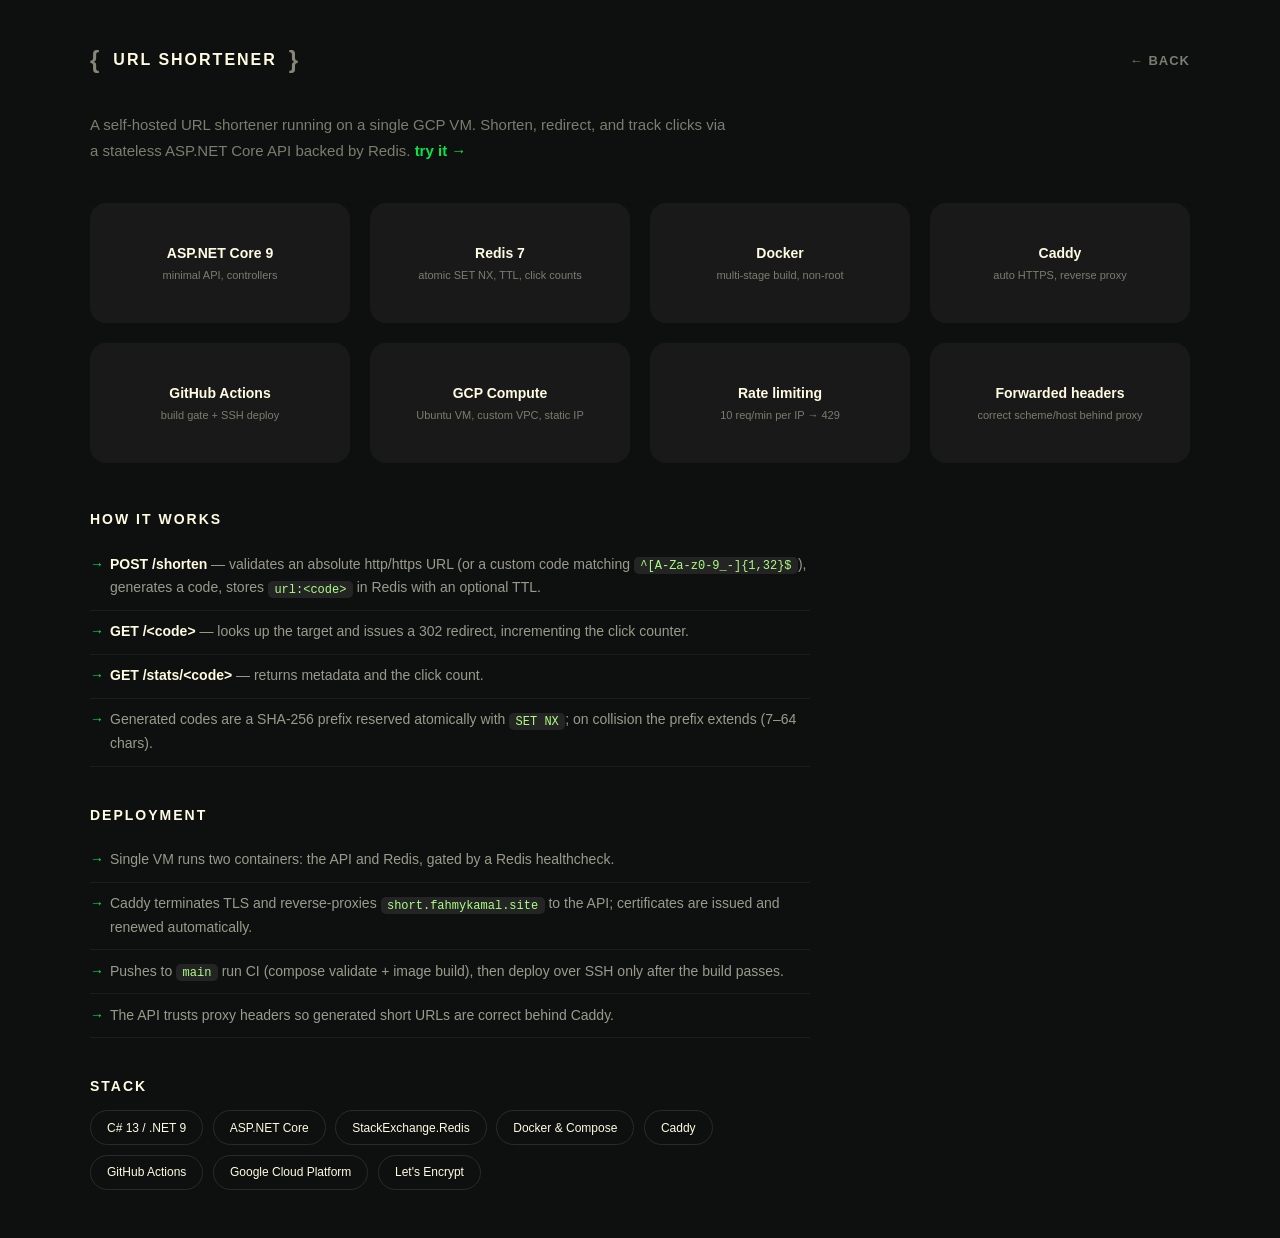
<file: url-shortener.html>
<!DOCTYPE html>
<html lang="en">
<head>
    <meta charset="UTF-8">
    <meta name="viewport" content="width=device-width, initial-scale=1.0">
    <title>URL Shortener — Tech Stack</title>
    <link rel="stylesheet" href="style.css">
</head>
<body>

    <div class="gallery">
        <div class="gallery-header">
            <div class="gallery-title">
                <span class="brace">{</span>
                url shortener
                <span class="brace">}</span>
            </div>
            <a href="index.html" class="back-link">&larr; back</a>
        </div>

        <p class="showcase-intro">
            A self-hosted URL shortener running on a single GCP VM.
            Shorten, redirect, and track clicks via a stateless ASP.NET Core API backed by Redis.
            <a href="https://short.fahmykamal.site" target="_blank" rel="noopener">try it &rarr;</a>
        </p>

        <ul class="gallery-grid">
            <li class="gallery-card stack-card">
                <span class="card-label">ASP.NET Core 9</span>
                <span class="card-desc">minimal API, controllers</span>
            </li>
            <li class="gallery-card stack-card">
                <span class="card-label">Redis 7</span>
                <span class="card-desc">atomic SET NX, TTL, click counts</span>
            </li>
            <li class="gallery-card stack-card">
                <span class="card-label">Docker</span>
                <span class="card-desc">multi-stage build, non-root</span>
            </li>
            <li class="gallery-card stack-card">
                <span class="card-label">Caddy</span>
                <span class="card-desc">auto HTTPS, reverse proxy</span>
            </li>
            <li class="gallery-card stack-card">
                <span class="card-label">GitHub Actions</span>
                <span class="card-desc">build gate + SSH deploy</span>
            </li>
            <li class="gallery-card stack-card">
                <span class="card-label">GCP Compute</span>
                <span class="card-desc">Ubuntu VM, custom VPC, static IP</span>
            </li>
            <li class="gallery-card stack-card">
                <span class="card-label">Rate limiting</span>
                <span class="card-desc">10 req/min per IP → 429</span>
            </li>
            <li class="gallery-card stack-card">
                <span class="card-label">Forwarded headers</span>
                <span class="card-desc">correct scheme/host behind proxy</span>
            </li>
        </ul>

        <div class="showcase-notes">
            <h2 class="showcase-h2">how it works</h2>
            <ul class="showcase-list">
                <li><strong>POST /shorten</strong> — validates an absolute http/https URL (or a custom code matching <code>^[A-Za-z0-9_-]{1,32}$</code>), generates a code, stores <code>url:&lt;code&gt;</code> in Redis with an optional TTL.</li>
                <li><strong>GET /&lt;code&gt;</strong> — looks up the target and issues a 302 redirect, incrementing the click counter.</li>
                <li><strong>GET /stats/&lt;code&gt;</strong> — returns metadata and the click count.</li>
                <li>Generated codes are a SHA-256 prefix reserved atomically with <code>SET NX</code>; on collision the prefix extends (7&ndash;64 chars).</li>
            </ul>

            <h2 class="showcase-h2">deployment</h2>
            <ul class="showcase-list">
                <li>Single VM runs two containers: the API and Redis, gated by a Redis healthcheck.</li>
                <li>Caddy terminates TLS and reverse-proxies <code>short.fahmykamal.site</code> to the API; certificates are issued and renewed automatically.</li>
                <li>Pushes to <code>main</code> run CI (compose validate + image build), then deploy over SSH only after the build passes.</li>
                <li>The API trusts proxy headers so generated short URLs are correct behind Caddy.</li>
            </ul>

            <h2 class="showcase-h2">stack</h2>
            <ul class="showcase-list tags">
                <li>C# 13 / .NET 9</li>
                <li>ASP.NET Core</li>
                <li>StackExchange.Redis</li>
                <li>Docker &amp; Compose</li>
                <li>Caddy</li>
                <li>GitHub Actions</li>
                <li>Google Cloud Platform</li>
                <li>Let's Encrypt</li>
            </ul>
        </div>
    </div>

</body>
</html>
</file>
<file: style.css>
/* ── Reset ───────────────────────────────────── */

*, *::before, *::after {
    box-sizing: border-box;
    }

body {
    margin: 0;
    padding: 3rem;
    background: #0e100f;
    min-height: 100vh;
    font-family: sans-serif;
    }

body:not(.landing) {
    display: flex;
    align-items: center;
    justify-content: center;
    }

/* ── Gallery layout ──────────────────────────── */

.gallery {
    max-width: 1100px;
    width: 100%;
    }

.gallery-header {
    display: flex;
    align-items: center;
    justify-content: space-between;
    margin-bottom: 2.5rem;
    }

.gallery-title {
    display: flex;
    align-items: center;
    gap: 0.75rem;
    color: #fffce1;
    font-size: 16px;
    font-weight: 600;
    text-transform: uppercase;
    letter-spacing: 2px;
    }

.brace {
    color: #fffce1;
    font-size: 24px;
    line-height: 1;
    opacity: 0.5;
    }

.gallery-grid {
    display: grid;
    grid-template-columns: repeat(auto-fill, minmax(220px, 1fr));
    gap: 1.25rem;
    list-style: none;
    padding: 0;
    margin: 0;
    }

.gallery-card {
    background: #191919;
    border-radius: 16px;
    padding: 2rem 1.5rem;
    display: flex;
    flex-direction: column;
    align-items: center;
    justify-content: center;
    gap: 0.75rem;
    aspect-ratio: 1;
    cursor: pointer;
    transition: background 0.2s;
    position: relative;
    overflow: hidden;
    }

.gallery-card:hover {
    background: #242424;
    }

.card-label {
    color: #fffce1;
    font-size: 14px;
    font-weight: 600;
    text-align: center;
    }

.card-desc {
    color: #7c7c6f;
    font-size: 11px;
    text-align: center;
    margin-top: -0.25rem;
    }

/* ── Box colors ──────────────────────────────── */

.box {
    width: 80px;
    height: 80px;
    border-radius: 12px;
    will-change: transform;
    background-blend-mode: color-dodge;
    }

.box.green {
    background: linear-gradient(114.41deg, #0ae448 20.74%, #abff84 65.5%), url("https://assets.codepen.io/16327/noise-e82662fe.png");
    }

.box.orange {
    background: linear-gradient(111.45deg, #ff8709 19.42%, #f7bdf8 73.08%), url("https://assets.codepen.io/16327/noise.png");
    }

.box.purple {
    background: linear-gradient(153.58deg, #f7bdf8 32.25%, #2f3cc0 92.68%), url("https://assets.codepen.io/16327/noise.png");
    }

.box.pink {
    background: linear-gradient(317.42deg, #ffe9fe 10.4%, #ff96f9 83.03%), url("https://assets.codepen.io/16327/noise.png");
    }

/* ── Dots & groups ────────────────────────────── */

.stagger-group {
    display: flex;
    gap: 10px;
    }

.dot {
    width: 20px;
    height: 20px;
    border-radius: 50%;
    will-change: transform;
    background-blend-mode: color-dodge;
    }

.dot.purple {
    background: linear-gradient(153.58deg, #f7bdf8 32.25%, #2f3cc0 92.68%), url("https://assets.codepen.io/16327/noise.png");
    }

.easing-group {
    display: flex;
    gap: 8px;
    }

.easing-dot {
    width: 18px;
    height: 18px;
    border-radius: 50%;
    will-change: transform;
    }

/* ── Badges ──────────────────────────────────── */

.counter-badge {
    background: #0e100f;
    color: #abff84;
    font-size: 22px;
    font-weight: 700;
    padding: 0.25rem 0.8rem;
    border-radius: 8px;
    font-family: "Courier New", monospace;
    min-width: 60px;
    text-align: center;
    }

.rand-num {
    background: #0e100f;
    color: #00bae2;
    font-size: 22px;
    font-weight: 700;
    padding: 0.25rem 0.8rem;
    border-radius: 8px;
    font-family: "Courier New", monospace;
    min-width: 60px;
    text-align: center;
    }

/* ── Draggable ───────────────────────────────── */

.drag-me {
    cursor: grab;
    touch-action: none;
    }

.drag-me:active {
    cursor: grabbing;
    }

/* ── Modal / Popup ───────────────────────────── */

.overlay {
    display: none;
    position: fixed;
    inset: 0;
    background: rgba(0, 0, 0, 0.7);
    backdrop-filter: blur(4px);
    align-items: center;
    justify-content: center;
    z-index: 100;
    }

.overlay.open {
    display: flex;
    }

.modal {
    background: #191919;
    border-radius: 16px;
    padding: 2.5rem;
    max-width: 520px;
    width: 90%;
    position: relative;
    max-height: 80vh;
    overflow-y: auto;
    }

.modal-close {
    position: absolute;
    top: 1rem;
    right: 1rem;
    background: none;
    border: none;
    color: #7c7c6f;
    font-size: 20px;
    cursor: pointer;
    padding: 4px 8px;
    border-radius: 4px;
    }

.modal-close:hover {
    color: #fffce1;
    background: #242424;
    }

.modal-title {
    color: #fffce1;
    font-size: 18px;
    font-weight: 600;
    margin: 0 0 0.25rem;
    }

.modal-desc {
    color: #7c7c6f;
    font-size: 13px;
    margin: 0 0 1.5rem;
    }

.modal code {
    display: block;
    background: #242424;
    color: #0ae448;
    padding: 1.25rem;
    border-radius: 10px;
    font-size: 13px;
    line-height: 1.7;
    white-space: pre;
    overflow-x: auto;
    font-family: "Courier New", monospace;
    border: 1px solid #2a2a2a;
    }

/* ── Landing page ────────────────────────────── */

body.landing {
    display: flex;
    flex-direction: column;
    min-height: 100vh;
    padding: 0;
    position: relative;
    overflow-x: hidden;
    }

.bg-floats {
    position: fixed;
    inset: 0;
    z-index: 0;
    pointer-events: none;
    overflow: hidden;
    }

.bg-floats span {
    position: absolute;
    font-size: 28px;
    font-weight: 700;
    color: #1a1a1a;
    opacity: 0.4;
    user-select: none;
    will-change: transform;
    }

.nav {
    display: flex;
    align-items: center;
    justify-content: space-between;
    padding: 1.5rem 3rem;
    position: relative;
    z-index: 1;
    }

.nav-logo {
    color: #fffce1;
    font-size: 14px;
    font-weight: 600;
    text-transform: uppercase;
    letter-spacing: 2px;
    }

.nav-links {
    display: flex;
    gap: 2rem;
    }

.nav-link {
    color: #7c7c6f;
    text-decoration: none;
    font-size: 13px;
    font-weight: 600;
    text-transform: uppercase;
    letter-spacing: 1px;
    transition: color 0.2s;
    }

.nav-link:hover {
    color: #fffce1;
    }

.hero {
    flex: 1;
    display: flex;
    flex-direction: column;
    align-items: center;
    justify-content: center;
    text-align: center;
    padding: 2rem;
    position: relative;
    z-index: 1;
    min-height: 70vh;
    }

.hero-greeting {
    color: #7c7c6f;
    font-size: 14px;
    text-transform: uppercase;
    letter-spacing: 3px;
    margin: 0;
    }

.hero-name {
    color: #fffce1;
    font-size: clamp(2.5rem, 6vw, 5rem);
    font-weight: 700;
    margin: 0.5rem 0;
    letter-spacing: -1px;
    }

.hero-tagline {
    color: #7c7c6f;
    font-size: 16px;
    margin: 0 0 2.5rem;
    }

.hero-cta {
    display: inline-block;
    color: #0e100f;
    background: #0ae448;
    padding: 12px 28px;
    border-radius: 99px;
    text-decoration: none;
    font-size: 14px;
    font-weight: 600;
    transition: transform 0.2s;
    }

.hero-cta:hover {
    transform: scale(1.05);
    }

/* ── Projects ─────────────────────────────────── */

.projects {
    position: relative;
    z-index: 1;
    max-width: 1100px;
    width: 100%;
    margin: 0 auto;
    padding: 2rem 3rem 4rem;
    }

.projects-head {
    display: flex;
    align-items: center;
    gap: 1rem;
    margin-bottom: 2rem;
    }

.projects-title {
    display: flex;
    align-items: center;
    gap: 0.75rem;
    color: #fffce1;
    font-size: 16px;
    font-weight: 600;
    text-transform: uppercase;
    letter-spacing: 2px;
    margin: 0;
    }

.projects-count {
    color: #fcdb03;
    font-size: 12px;
    font-family: "Courier New", monospace;
    border: 1px solid #2a2a2a;
    border-radius: 99px;
    padding: 0.15rem 0.7rem;
    }

.projects-grid {
    display: grid;
    grid-template-columns: repeat(auto-fill, minmax(300px, 1fr));
    gap: 1.25rem;
    }

.project-card {
    --accent: #0ae448;
    position: relative;
    display: flex;
    flex-direction: column;
    gap: 0.75rem;
    background: #141514;
    border: 1px solid #232323;
    border-radius: 18px;
    padding: 1.75rem;
    overflow: hidden;
    text-decoration: none;
    transition: transform 0.25s ease, border-color 0.25s ease;
    }

.project-card[data-accent="pink"]   { --accent: #ff96f9; }
.project-card[data-accent="purple"] { --accent: #9d95ff; }
.project-card[data-accent="orange"] { --accent: #ff8709; }

.project-card::before {
    content: "";
    position: absolute;
    inset: 0;
    border-radius: inherit;
    padding: 1px;
    background: linear-gradient(135deg, var(--accent), transparent 55%);
    -webkit-mask: linear-gradient(#000 0 0) content-box, linear-gradient(#000 0 0);
    -webkit-mask-composite: xor;
    mask-composite: exclude;
    opacity: 0;
    transition: opacity 0.25s ease;
    pointer-events: none;
    }

.project-card:hover {
    transform: translateY(-4px);
    border-color: #2f2f2f;
    }

.project-card:hover::before {
    opacity: 1;
    }

.project-glow {
    position: absolute;
    top: -60px;
    right: -60px;
    width: 180px;
    height: 180px;
    border-radius: 50%;
    background: var(--accent);
    filter: blur(70px);
    opacity: 0.08;
    transition: opacity 0.3s ease;
    pointer-events: none;
    }

.project-card:hover .project-glow {
    opacity: 0.18;
    }

.project-top {
    display: flex;
    align-items: center;
    justify-content: space-between;
    }

.project-tag {
    color: #7c7c6f;
    font-size: 10px;
    font-weight: 600;
    text-transform: uppercase;
    letter-spacing: 1.5px;
    }

.project-dot {
    width: 8px;
    height: 8px;
    border-radius: 50%;
    background: var(--accent);
    box-shadow: 0 0 10px var(--accent);
    }

.project-name {
    color: #fffce1;
    font-size: 1.35rem;
    font-weight: 700;
    letter-spacing: -0.5px;
    }

.project-desc {
    color: #9a9a8c;
    font-size: 13px;
    line-height: 1.6;
    flex: 1;
    }

.project-stack {
    display: flex;
    flex-wrap: wrap;
    gap: 0.4rem;
    }

.project-stack em {
    font-style: normal;
    color: #cfcfc0;
    font-size: 11px;
    font-family: "Courier New", monospace;
    background: #0e100f;
    border: 1px solid #262626;
    border-radius: 6px;
    padding: 0.2rem 0.55rem;
    }

.project-cta {
    color: var(--accent);
    font-size: 12px;
    font-weight: 600;
    text-transform: uppercase;
    letter-spacing: 1px;
    margin-top: 0.25rem;
    opacity: 0.75;
    transition: opacity 0.25s ease, transform 0.25s ease;
    }

.project-card:hover .project-cta {
    opacity: 1;
    transform: translateX(3px);
    }

/* ── Showcase / tech-stack page ──────────────── */

.showcase-intro {
    color: #7c7c6f;
    font-size: 15px;
    line-height: 1.7;
    max-width: 640px;
    margin: 0 0 2.5rem;
    }

.showcase-intro a {
    color: #0ae448;
    text-decoration: none;
    font-weight: 600;
    }

.showcase-intro a:hover {
    text-decoration: underline;
    }

.stack-card {
    aspect-ratio: auto;
    min-height: 120px;
    justify-content: center;
    }

.showcase-notes {
    margin-top: 3rem;
    max-width: 720px;
    }

.showcase-h2 {
    color: #fffce1;
    font-size: 14px;
    font-weight: 600;
    text-transform: uppercase;
    letter-spacing: 2px;
    margin: 2.5rem 0 1rem;
    }

.showcase-list {
    list-style: none;
    padding: 0;
    margin: 0;
    }

.showcase-list li {
    color: #9a9a8c;
    font-size: 14px;
    line-height: 1.7;
    padding: 0.6rem 0 0.6rem 1.25rem;
    position: relative;
    border-bottom: 1px solid #1c1c1c;
    }

.showcase-list li::before {
    content: "\2192";
    position: absolute;
    left: 0;
    color: #0ae448;
    }

.showcase-list strong {
    color: #fffce1;
    }

.showcase-list code {
    background: #242424;
    color: #abff84;
    padding: 0.1rem 0.4rem;
    border-radius: 5px;
    font-size: 12px;
    font-family: "Courier New", monospace;
    }

.showcase-list.tags {
    display: flex;
    flex-wrap: wrap;
    gap: 0.6rem;
    }

.showcase-list.tags li {
    border: 1px solid #2a2a2a;
    border-radius: 99px;
    padding: 0.4rem 1rem;
    font-size: 12px;
    color: #fffce1;
    }

.showcase-list.tags li::before {
    content: none;
    }

/* ── Notes page back link ────────────────────── */

.back-link {
    color: #7c7c6f;
    text-decoration: none;
    font-size: 13px;
    font-weight: 600;
    text-transform: uppercase;
    letter-spacing: 1px;
    transition: color 0.2s;
    }

.back-link:hover {
    color: #fffce1;
    }

/* ── Footer ───────────────────────────────────── */
.footer {
    padding: 1.5rem 3rem;
    text-align: center;
    color: #fffce1;
    font-size: 10px;
    position: relative;
    z-index: 1;
    background: #0e100f;
    }
</file>
